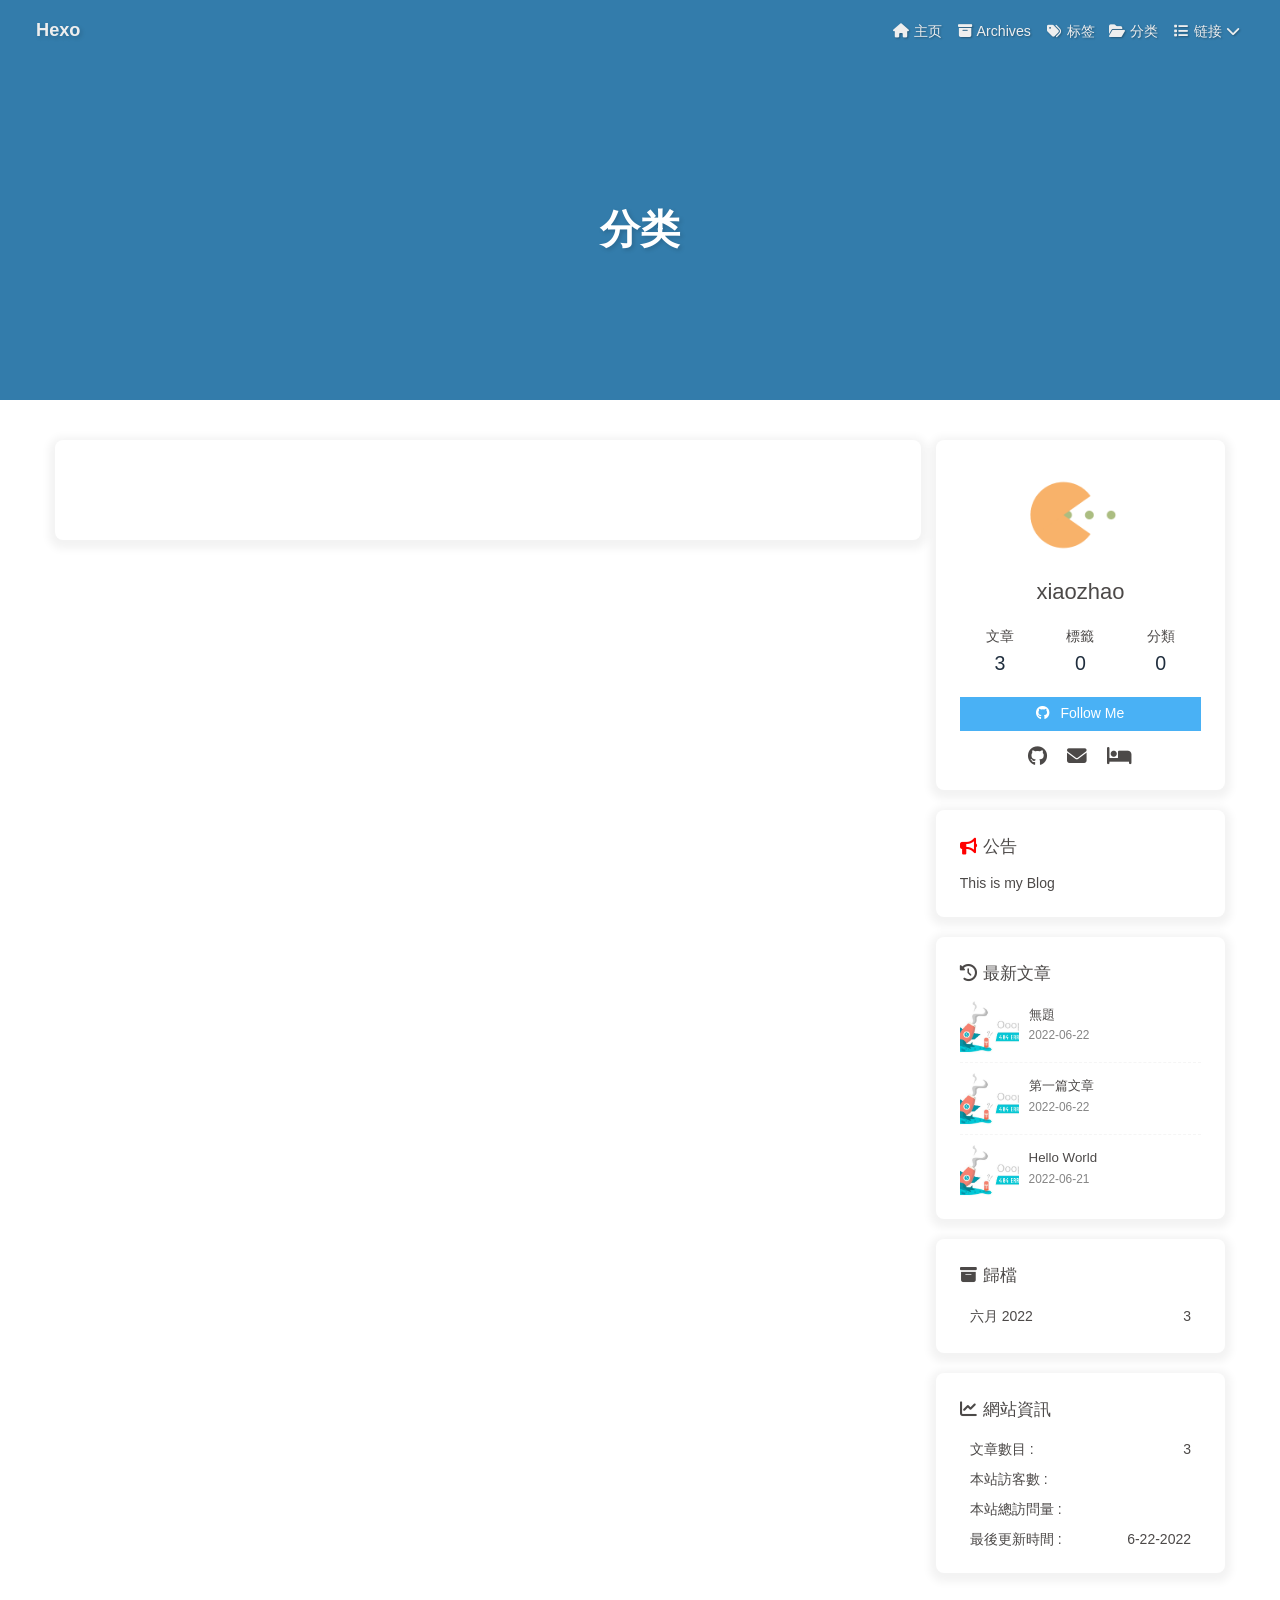
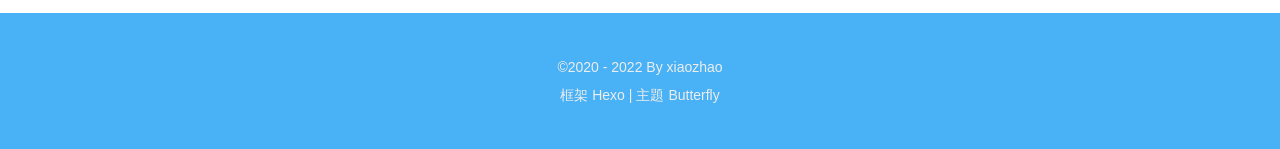
<file: categories/index.html>
<!DOCTYPE html><html lang="zh-TW" data-theme="light"><head><meta charset="UTF-8"><meta http-equiv="X-UA-Compatible" content="IE=edge"><meta name="viewport" content="width=device-width, initial-scale=1.0, maximum-scale=1.0, user-scalable=no"><title>分类 | Hexo</title><meta name="author" content="xiaozhao"><meta name="copyright" content="xiaozhao"><meta name="format-detection" content="telephone=no"><meta name="theme-color" content="#ffffff"><meta property="og:type" content="website">
<meta property="og:title" content="分类">
<meta property="og:url" content="http://example.com/categories/index.html">
<meta property="og:site_name" content="Hexo">
<meta property="og:locale" content="zh_TW">
<meta property="og:image" content="https://picsum.photos/id/859/1919/1919">
<meta property="article:published_time" content="2022-06-21T16:35:51.000Z">
<meta property="article:modified_time" content="2022-06-21T16:36:54.289Z">
<meta property="article:author" content="xiaozhao">
<meta name="twitter:card" content="summary">
<meta name="twitter:image" content="https://picsum.photos/id/859/1919/1919"><link rel="shortcut icon" href="/img/favicon.png"><link rel="canonical" href="http://example.com/categories/"><link rel="preconnect" href="//cdn.jsdelivr.net"/><link rel="preconnect" href="//busuanzi.ibruce.info"/><link rel="stylesheet" href="/css/index.css"><link rel="stylesheet" href="https://cdn.jsdelivr.net/npm/@fortawesome/fontawesome-free@6/css/all.min.css" media="print" onload="this.media='all'"><link rel="stylesheet" href="https://cdn.jsdelivr.net/npm/@fancyapps/ui/dist/fancybox.css" media="print" onload="this.media='all'"><script>const GLOBAL_CONFIG = { 
  root: '/',
  algolia: undefined,
  localSearch: undefined,
  translate: undefined,
  noticeOutdate: undefined,
  highlight: {"plugin":"highlighjs","highlightCopy":true,"highlightLang":true,"highlightHeightLimit":50},
  copy: {
    success: '複製成功',
    error: '複製錯誤',
    noSupport: '瀏覽器不支援'
  },
  relativeDate: {
    homepage: false,
    post: false
  },
  runtime: '',
  date_suffix: {
    just: '剛剛',
    min: '分鐘前',
    hour: '小時前',
    day: '天前',
    month: '個月前'
  },
  copyright: undefined,
  lightbox: 'fancybox',
  Snackbar: undefined,
  source: {
    justifiedGallery: {
      js: 'https://cdn.jsdelivr.net/npm/flickr-justified-gallery@2/dist/fjGallery.min.js',
      css: 'https://cdn.jsdelivr.net/npm/flickr-justified-gallery@2/dist/fjGallery.min.css'
    }
  },
  isPhotoFigcaption: false,
  islazyload: false,
  isAnchor: false
}</script><script id="config-diff">var GLOBAL_CONFIG_SITE = {
  title: '分类',
  isPost: false,
  isHome: false,
  isHighlightShrink: true,
  isToc: false,
  postUpdate: '2022-06-22 00:36:54'
}</script><noscript><style type="text/css">
  #nav {
    opacity: 1
  }
  .justified-gallery img {
    opacity: 1
  }

  #recent-posts time,
  #post-meta time {
    display: inline !important
  }
</style></noscript><script>(win=>{
    win.saveToLocal = {
      set: function setWithExpiry(key, value, ttl) {
        if (ttl === 0) return
        const now = new Date()
        const expiryDay = ttl * 86400000
        const item = {
          value: value,
          expiry: now.getTime() + expiryDay,
        }
        localStorage.setItem(key, JSON.stringify(item))
      },

      get: function getWithExpiry(key) {
        const itemStr = localStorage.getItem(key)

        if (!itemStr) {
          return undefined
        }
        const item = JSON.parse(itemStr)
        const now = new Date()

        if (now.getTime() > item.expiry) {
          localStorage.removeItem(key)
          return undefined
        }
        return item.value
      }
    }
  
    win.getScript = url => new Promise((resolve, reject) => {
      const script = document.createElement('script')
      script.src = url
      script.async = true
      script.onerror = reject
      script.onload = script.onreadystatechange = function() {
        const loadState = this.readyState
        if (loadState && loadState !== 'loaded' && loadState !== 'complete') return
        script.onload = script.onreadystatechange = null
        resolve()
      }
      document.head.appendChild(script)
    })
  
      win.activateDarkMode = function () {
        document.documentElement.setAttribute('data-theme', 'dark')
        if (document.querySelector('meta[name="theme-color"]') !== null) {
          document.querySelector('meta[name="theme-color"]').setAttribute('content', '#0d0d0d')
        }
      }
      win.activateLightMode = function () {
        document.documentElement.setAttribute('data-theme', 'light')
        if (document.querySelector('meta[name="theme-color"]') !== null) {
          document.querySelector('meta[name="theme-color"]').setAttribute('content', '#ffffff')
        }
      }
      const t = saveToLocal.get('theme')
    
          if (t === 'dark') activateDarkMode()
          else if (t === 'light') activateLightMode()
        
      const asideStatus = saveToLocal.get('aside-status')
      if (asideStatus !== undefined) {
        if (asideStatus === 'hide') {
          document.documentElement.classList.add('hide-aside')
        } else {
          document.documentElement.classList.remove('hide-aside')
        }
      }
    
    const detectApple = () => {
      if(/iPad|iPhone|iPod|Macintosh/.test(navigator.userAgent)){
        document.documentElement.classList.add('apple')
      }
    }
    detectApple()
    })(window)</script><meta name="generator" content="Hexo 6.2.0"></head><body><div id="sidebar"><div id="menu-mask"></div><div id="sidebar-menus"><div class="avatar-img is-center"><img src="https://i.loli.net/2021/02/24/5O1day2nriDzjSu.png" onerror="onerror=null;src='/img/friend_404.gif'" alt="avatar"/></div><div class="sidebar-site-data site-data is-center"><a href="/archives/"><div class="headline">文章</div><div class="length-num">3</div></a><a href="/tags/"><div class="headline">標籤</div><div class="length-num">0</div></a><a href="/categories/"><div class="headline">分類</div><div class="length-num">0</div></a></div><hr/><div class="menus_items"><div class="menus_item"><a class="site-page" href="/"><i class="fa-fw fas fa-home"></i><span> 主页</span></a></div><div class="menus_item"><a class="site-page" href="/archives/"><i class="fa-fw fas fa-archive"></i><span> Archives</span></a></div><div class="menus_item"><a class="site-page" href="/tags/"><i class="fa-fw fas fa-tags"></i><span> 标签</span></a></div><div class="menus_item"><a class="site-page" href="/categories/"><i class="fa-fw fas fa-folder-open"></i><span> 分类</span></a></div><div class="menus_item"><a class="site-page group" href="javascript:void(0);"><i class="fa-fw fas fa-list"></i><span> 链接</span><i class="fas fa-chevron-down"></i></a><ul class="menus_item_child"><li><a class="site-page child" href="/music/"><i class="fa-fw fas fa-music"></i><span> 友情链接</span></a></li><li><a class="site-page child" href="/movies/"><i class="fa-fw fas fa-video"></i><span> 关于</span></a></li></ul></div></div></div></div><div class="page" id="body-wrap"><header class="not-home-page" id="page-header" style="background-image: url('https://picsum.photos/id/859/1919/1919')"><nav id="nav"><span id="blog_name"><a id="site-name" href="/">Hexo</a></span><div id="menus"><div class="menus_items"><div class="menus_item"><a class="site-page" href="/"><i class="fa-fw fas fa-home"></i><span> 主页</span></a></div><div class="menus_item"><a class="site-page" href="/archives/"><i class="fa-fw fas fa-archive"></i><span> Archives</span></a></div><div class="menus_item"><a class="site-page" href="/tags/"><i class="fa-fw fas fa-tags"></i><span> 标签</span></a></div><div class="menus_item"><a class="site-page" href="/categories/"><i class="fa-fw fas fa-folder-open"></i><span> 分类</span></a></div><div class="menus_item"><a class="site-page group" href="javascript:void(0);"><i class="fa-fw fas fa-list"></i><span> 链接</span><i class="fas fa-chevron-down"></i></a><ul class="menus_item_child"><li><a class="site-page child" href="/music/"><i class="fa-fw fas fa-music"></i><span> 友情链接</span></a></li><li><a class="site-page child" href="/movies/"><i class="fa-fw fas fa-video"></i><span> 关于</span></a></li></ul></div></div><div id="toggle-menu"><a class="site-page"><i class="fas fa-bars fa-fw"></i></a></div></div></nav><div id="page-site-info"><h1 id="site-title">分类</h1></div></header><main class="layout" id="content-inner"><div id="page"><div class="category-lists"></div></div><div class="aside-content" id="aside-content"><div class="card-widget card-info"><div class="is-center"><div class="avatar-img"><img src="https://i.loli.net/2021/02/24/5O1day2nriDzjSu.png" onerror="this.onerror=null;this.src='/img/friend_404.gif'" alt="avatar"/></div><div class="author-info__name">xiaozhao</div><div class="author-info__description"></div></div><div class="card-info-data site-data is-center"><a href="/archives/"><div class="headline">文章</div><div class="length-num">3</div></a><a href="/tags/"><div class="headline">標籤</div><div class="length-num">0</div></a><a href="/categories/"><div class="headline">分類</div><div class="length-num">0</div></a></div><a id="card-info-btn" target="_blank" rel="noopener" href="https://github.com/xxxxxx"><i class="fab fa-github"></i><span>Follow Me</span></a><div class="card-info-social-icons is-center"><a class="social-icon" href="https://github.com/xxxxx" target="_blank" title="Github"><i class="fab fa-github"></i></a><a class="social-icon" href="mailto:xxxxxx@gmail.com" target="_blank" title="Email"><i class="fas fa-envelope"></i></a><a class="social-icon" href="https://github.com/xxxxx" target="_blank" title="Github"><i class="fa-solid fa-bed"></i></a></div></div><div class="card-widget card-announcement"><div class="item-headline"><i class="fas fa-bullhorn fa-shake"></i><span>公告</span></div><div class="announcement_content">This is my Blog</div></div><div class="sticky_layout"><div class="card-widget card-recent-post"><div class="item-headline"><i class="fas fa-history"></i><span>最新文章</span></div><div class="aside-list"><div class="aside-list-item"><a class="thumbnail" href="/2022/06/22/%E4%BB%A3%E7%A0%81%E5%9D%97%E6%BC%94%E7%A4%BA/" title="無題"><img src="https://picsum.photos/id/859/1919/1919" onerror="this.onerror=null;this.src='/img/404.jpg'" alt="無題"/></a><div class="content"><a class="title" href="/2022/06/22/%E4%BB%A3%E7%A0%81%E5%9D%97%E6%BC%94%E7%A4%BA/" title="無題">無題</a><time datetime="2022-06-22T03:48:56.166Z" title="發表於 2022-06-22 11:48:56">2022-06-22</time></div></div><div class="aside-list-item"><a class="thumbnail" href="/2022/06/22/%E7%AC%AC%E4%B8%80%E7%AF%87%E6%96%87%E7%AB%A0/" title="第一篇文章"><img src="https://picsum.photos/id/859/1919/1919" onerror="this.onerror=null;this.src='/img/404.jpg'" alt="第一篇文章"/></a><div class="content"><a class="title" href="/2022/06/22/%E7%AC%AC%E4%B8%80%E7%AF%87%E6%96%87%E7%AB%A0/" title="第一篇文章">第一篇文章</a><time datetime="2022-06-21T16:07:48.000Z" title="發表於 2022-06-22 00:07:48">2022-06-22</time></div></div><div class="aside-list-item"><a class="thumbnail" href="/2022/06/21/hello-world/" title="Hello World"><img src="https://picsum.photos/id/859/1919/1919" onerror="this.onerror=null;this.src='/img/404.jpg'" alt="Hello World"/></a><div class="content"><a class="title" href="/2022/06/21/hello-world/" title="Hello World">Hello World</a><time datetime="2022-06-21T09:48:54.123Z" title="發表於 2022-06-21 17:48:54">2022-06-21</time></div></div></div></div><div class="card-widget card-archives"><div class="item-headline"><i class="fas fa-archive"></i><span>歸檔</span></div><ul class="card-archive-list"><li class="card-archive-list-item"><a class="card-archive-list-link" href="/archives/2022/06/"><span class="card-archive-list-date">六月 2022</span><span class="card-archive-list-count">3</span></a></li></ul></div><div class="card-widget card-webinfo"><div class="item-headline"><i class="fas fa-chart-line"></i><span>網站資訊</span></div><div class="webinfo"><div class="webinfo-item"><div class="item-name">文章數目 :</div><div class="item-count">3</div></div><div class="webinfo-item"><div class="item-name">本站訪客數 :</div><div class="item-count" id="busuanzi_value_site_uv"></div></div><div class="webinfo-item"><div class="item-name">本站總訪問量 :</div><div class="item-count" id="busuanzi_value_site_pv"></div></div><div class="webinfo-item"><div class="item-name">最後更新時間 :</div><div class="item-count" id="last-push-date" data-lastPushDate="2022-06-22T08:29:17.650Z"></div></div></div></div></div></div></main><footer id="footer"><div id="footer-wrap"><div class="copyright">&copy;2020 - 2022 By xiaozhao</div><div class="framework-info"><span>框架 </span><a target="_blank" rel="noopener" href="https://hexo.io">Hexo</a><span class="footer-separator">|</span><span>主題 </span><a target="_blank" rel="noopener" href="https://github.com/jerryc127/hexo-theme-butterfly">Butterfly</a></div></div></footer></div><div id="rightside"><div id="rightside-config-hide"><button id="darkmode" type="button" title="淺色和深色模式轉換"><i class="fas fa-adjust"></i></button><button id="hide-aside-btn" type="button" title="單欄和雙欄切換"><i class="fas fa-arrows-alt-h"></i></button></div><div id="rightside-config-show"><button id="rightside_config" type="button" title="設定"><i class="fas fa-cog fa-spin"></i></button><button id="go-up" type="button" title="回到頂部"><i class="fas fa-arrow-up"></i></button></div></div><div><script src="/js/utils.js"></script><script src="/js/main.js"></script><script src="https://cdn.jsdelivr.net/npm/@fancyapps/ui/dist/fancybox.umd.js"></script><div class="js-pjax"></div><script async data-pjax src="//busuanzi.ibruce.info/busuanzi/2.3/busuanzi.pure.mini.js"></script></div></body></html>
</file>
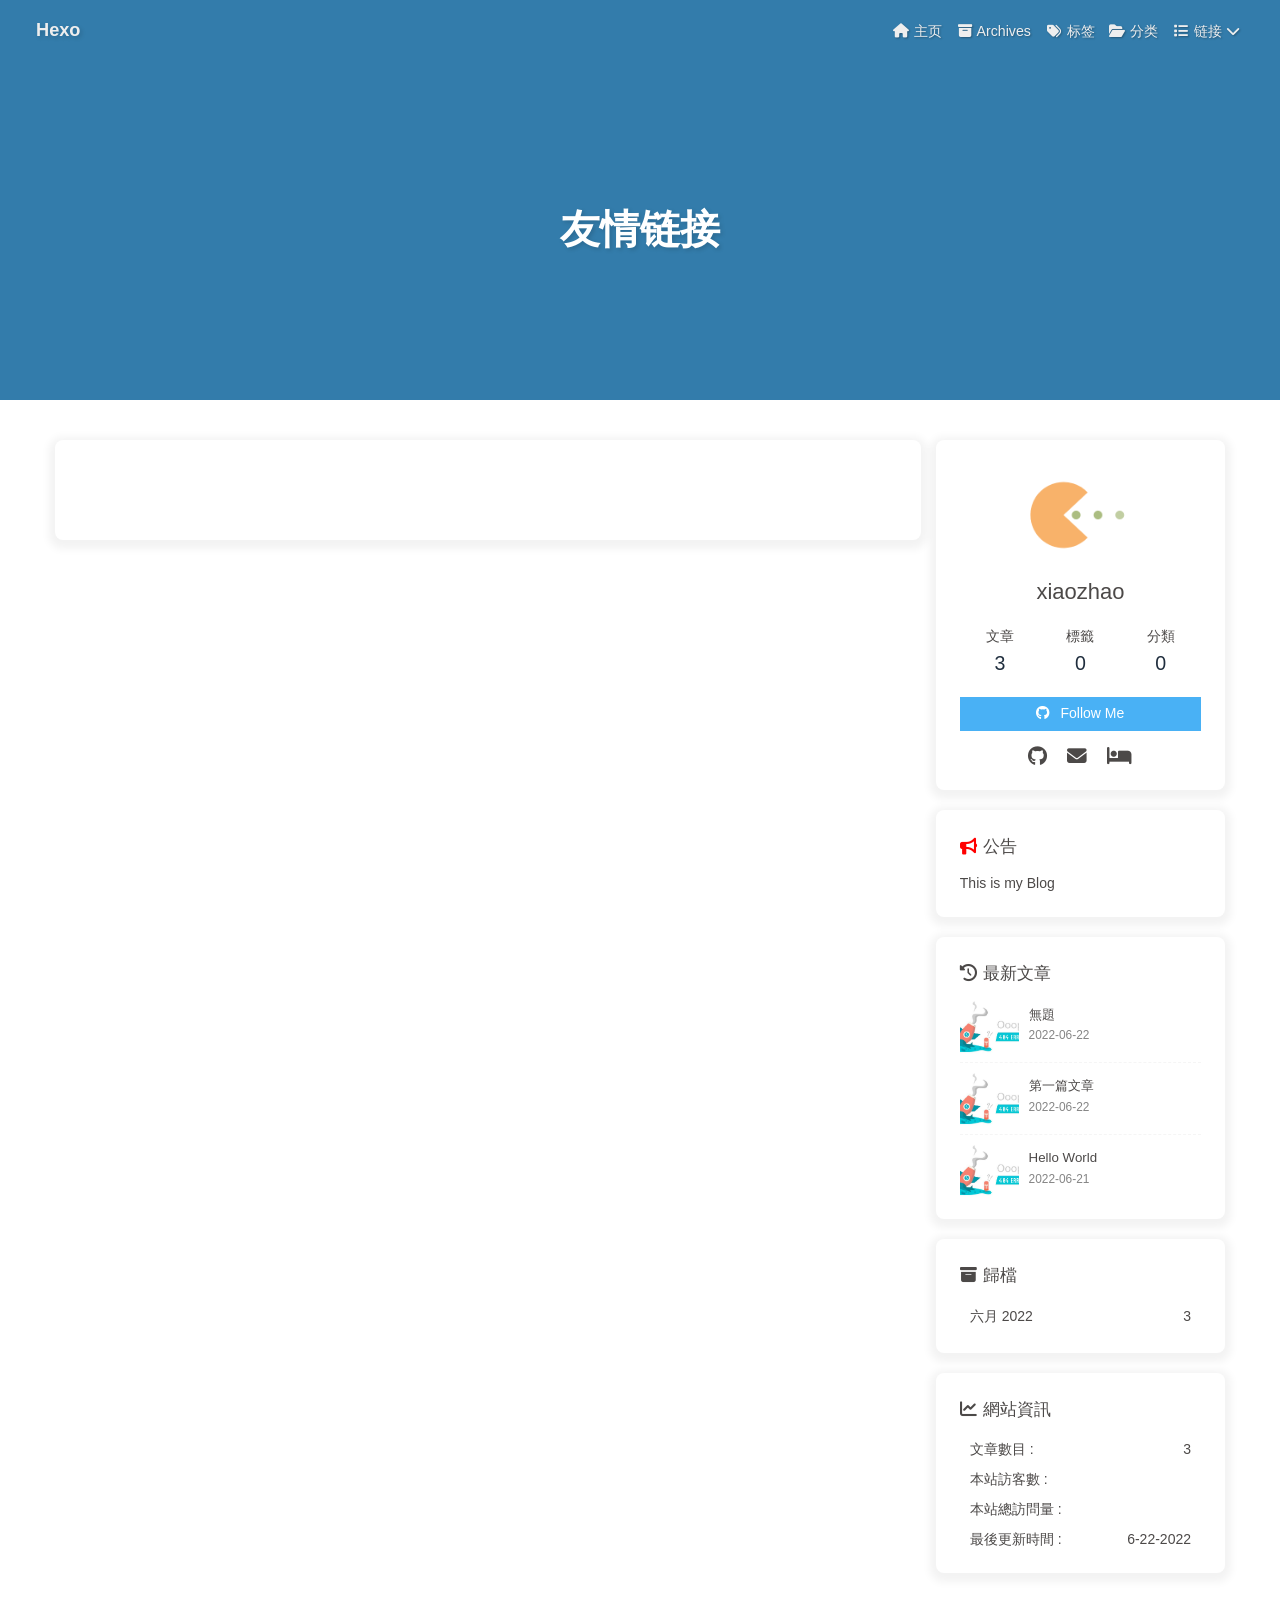
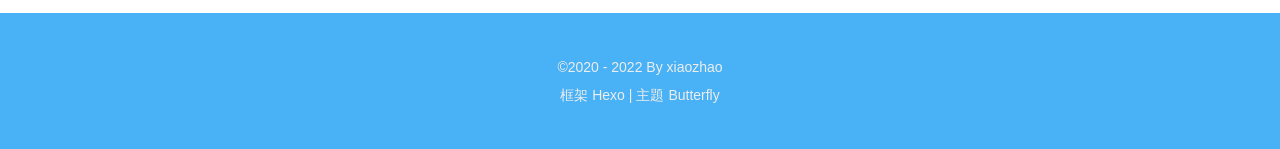
<file: link/index.html>
<!DOCTYPE html><html lang="zh-TW" data-theme="light"><head><meta charset="UTF-8"><meta http-equiv="X-UA-Compatible" content="IE=edge"><meta name="viewport" content="width=device-width, initial-scale=1.0, maximum-scale=1.0, user-scalable=no"><title>友情链接 | Hexo</title><meta name="author" content="xiaozhao"><meta name="copyright" content="xiaozhao"><meta name="format-detection" content="telephone=no"><meta name="theme-color" content="#ffffff"><meta property="og:type" content="website">
<meta property="og:title" content="友情链接">
<meta property="og:url" content="http://example.com/link/index.html">
<meta property="og:site_name" content="Hexo">
<meta property="og:locale" content="zh_TW">
<meta property="og:image" content="https://picsum.photos/id/859/1919/1919">
<meta property="article:published_time" content="2022-06-21T16:37:17.000Z">
<meta property="article:modified_time" content="2022-06-21T16:37:53.694Z">
<meta property="article:author" content="xiaozhao">
<meta name="twitter:card" content="summary">
<meta name="twitter:image" content="https://picsum.photos/id/859/1919/1919"><link rel="shortcut icon" href="/img/favicon.png"><link rel="canonical" href="http://example.com/link/"><link rel="preconnect" href="//cdn.jsdelivr.net"/><link rel="preconnect" href="//busuanzi.ibruce.info"/><link rel="stylesheet" href="/css/index.css"><link rel="stylesheet" href="https://cdn.jsdelivr.net/npm/@fortawesome/fontawesome-free@6/css/all.min.css" media="print" onload="this.media='all'"><link rel="stylesheet" href="https://cdn.jsdelivr.net/npm/@fancyapps/ui/dist/fancybox.css" media="print" onload="this.media='all'"><script>const GLOBAL_CONFIG = { 
  root: '/',
  algolia: undefined,
  localSearch: undefined,
  translate: undefined,
  noticeOutdate: undefined,
  highlight: {"plugin":"highlighjs","highlightCopy":true,"highlightLang":true,"highlightHeightLimit":50},
  copy: {
    success: '複製成功',
    error: '複製錯誤',
    noSupport: '瀏覽器不支援'
  },
  relativeDate: {
    homepage: false,
    post: false
  },
  runtime: '',
  date_suffix: {
    just: '剛剛',
    min: '分鐘前',
    hour: '小時前',
    day: '天前',
    month: '個月前'
  },
  copyright: undefined,
  lightbox: 'fancybox',
  Snackbar: undefined,
  source: {
    justifiedGallery: {
      js: 'https://cdn.jsdelivr.net/npm/flickr-justified-gallery@2/dist/fjGallery.min.js',
      css: 'https://cdn.jsdelivr.net/npm/flickr-justified-gallery@2/dist/fjGallery.min.css'
    }
  },
  isPhotoFigcaption: false,
  islazyload: false,
  isAnchor: false
}</script><script id="config-diff">var GLOBAL_CONFIG_SITE = {
  title: '友情链接',
  isPost: false,
  isHome: false,
  isHighlightShrink: true,
  isToc: false,
  postUpdate: '2022-06-22 00:37:53'
}</script><noscript><style type="text/css">
  #nav {
    opacity: 1
  }
  .justified-gallery img {
    opacity: 1
  }

  #recent-posts time,
  #post-meta time {
    display: inline !important
  }
</style></noscript><script>(win=>{
    win.saveToLocal = {
      set: function setWithExpiry(key, value, ttl) {
        if (ttl === 0) return
        const now = new Date()
        const expiryDay = ttl * 86400000
        const item = {
          value: value,
          expiry: now.getTime() + expiryDay,
        }
        localStorage.setItem(key, JSON.stringify(item))
      },

      get: function getWithExpiry(key) {
        const itemStr = localStorage.getItem(key)

        if (!itemStr) {
          return undefined
        }
        const item = JSON.parse(itemStr)
        const now = new Date()

        if (now.getTime() > item.expiry) {
          localStorage.removeItem(key)
          return undefined
        }
        return item.value
      }
    }
  
    win.getScript = url => new Promise((resolve, reject) => {
      const script = document.createElement('script')
      script.src = url
      script.async = true
      script.onerror = reject
      script.onload = script.onreadystatechange = function() {
        const loadState = this.readyState
        if (loadState && loadState !== 'loaded' && loadState !== 'complete') return
        script.onload = script.onreadystatechange = null
        resolve()
      }
      document.head.appendChild(script)
    })
  
      win.activateDarkMode = function () {
        document.documentElement.setAttribute('data-theme', 'dark')
        if (document.querySelector('meta[name="theme-color"]') !== null) {
          document.querySelector('meta[name="theme-color"]').setAttribute('content', '#0d0d0d')
        }
      }
      win.activateLightMode = function () {
        document.documentElement.setAttribute('data-theme', 'light')
        if (document.querySelector('meta[name="theme-color"]') !== null) {
          document.querySelector('meta[name="theme-color"]').setAttribute('content', '#ffffff')
        }
      }
      const t = saveToLocal.get('theme')
    
          if (t === 'dark') activateDarkMode()
          else if (t === 'light') activateLightMode()
        
      const asideStatus = saveToLocal.get('aside-status')
      if (asideStatus !== undefined) {
        if (asideStatus === 'hide') {
          document.documentElement.classList.add('hide-aside')
        } else {
          document.documentElement.classList.remove('hide-aside')
        }
      }
    
    const detectApple = () => {
      if(/iPad|iPhone|iPod|Macintosh/.test(navigator.userAgent)){
        document.documentElement.classList.add('apple')
      }
    }
    detectApple()
    })(window)</script><meta name="generator" content="Hexo 6.2.0"></head><body><div id="sidebar"><div id="menu-mask"></div><div id="sidebar-menus"><div class="avatar-img is-center"><img src="https://i.loli.net/2021/02/24/5O1day2nriDzjSu.png" onerror="onerror=null;src='/img/friend_404.gif'" alt="avatar"/></div><div class="sidebar-site-data site-data is-center"><a href="/archives/"><div class="headline">文章</div><div class="length-num">3</div></a><a href="/tags/"><div class="headline">標籤</div><div class="length-num">0</div></a><a href="/categories/"><div class="headline">分類</div><div class="length-num">0</div></a></div><hr/><div class="menus_items"><div class="menus_item"><a class="site-page" href="/"><i class="fa-fw fas fa-home"></i><span> 主页</span></a></div><div class="menus_item"><a class="site-page" href="/archives/"><i class="fa-fw fas fa-archive"></i><span> Archives</span></a></div><div class="menus_item"><a class="site-page" href="/tags/"><i class="fa-fw fas fa-tags"></i><span> 标签</span></a></div><div class="menus_item"><a class="site-page" href="/categories/"><i class="fa-fw fas fa-folder-open"></i><span> 分类</span></a></div><div class="menus_item"><a class="site-page group" href="javascript:void(0);"><i class="fa-fw fas fa-list"></i><span> 链接</span><i class="fas fa-chevron-down"></i></a><ul class="menus_item_child"><li><a class="site-page child" href="/music/"><i class="fa-fw fas fa-music"></i><span> 友情链接</span></a></li><li><a class="site-page child" href="/movies/"><i class="fa-fw fas fa-video"></i><span> 关于</span></a></li></ul></div></div></div></div><div class="page" id="body-wrap"><header class="not-home-page" id="page-header" style="background-image: url('https://picsum.photos/id/859/1919/1919')"><nav id="nav"><span id="blog_name"><a id="site-name" href="/">Hexo</a></span><div id="menus"><div class="menus_items"><div class="menus_item"><a class="site-page" href="/"><i class="fa-fw fas fa-home"></i><span> 主页</span></a></div><div class="menus_item"><a class="site-page" href="/archives/"><i class="fa-fw fas fa-archive"></i><span> Archives</span></a></div><div class="menus_item"><a class="site-page" href="/tags/"><i class="fa-fw fas fa-tags"></i><span> 标签</span></a></div><div class="menus_item"><a class="site-page" href="/categories/"><i class="fa-fw fas fa-folder-open"></i><span> 分类</span></a></div><div class="menus_item"><a class="site-page group" href="javascript:void(0);"><i class="fa-fw fas fa-list"></i><span> 链接</span><i class="fas fa-chevron-down"></i></a><ul class="menus_item_child"><li><a class="site-page child" href="/music/"><i class="fa-fw fas fa-music"></i><span> 友情链接</span></a></li><li><a class="site-page child" href="/movies/"><i class="fa-fw fas fa-video"></i><span> 关于</span></a></li></ul></div></div><div id="toggle-menu"><a class="site-page"><i class="fas fa-bars fa-fw"></i></a></div></div></nav><div id="page-site-info"><h1 id="site-title">友情链接</h1></div></header><main class="layout" id="content-inner"><div id="page"><div id="article-container"><div class="flink"></div></div></div><div class="aside-content" id="aside-content"><div class="card-widget card-info"><div class="is-center"><div class="avatar-img"><img src="https://i.loli.net/2021/02/24/5O1day2nriDzjSu.png" onerror="this.onerror=null;this.src='/img/friend_404.gif'" alt="avatar"/></div><div class="author-info__name">xiaozhao</div><div class="author-info__description"></div></div><div class="card-info-data site-data is-center"><a href="/archives/"><div class="headline">文章</div><div class="length-num">3</div></a><a href="/tags/"><div class="headline">標籤</div><div class="length-num">0</div></a><a href="/categories/"><div class="headline">分類</div><div class="length-num">0</div></a></div><a id="card-info-btn" target="_blank" rel="noopener" href="https://github.com/xxxxxx"><i class="fab fa-github"></i><span>Follow Me</span></a><div class="card-info-social-icons is-center"><a class="social-icon" href="https://github.com/xxxxx" target="_blank" title="Github"><i class="fab fa-github"></i></a><a class="social-icon" href="mailto:xxxxxx@gmail.com" target="_blank" title="Email"><i class="fas fa-envelope"></i></a><a class="social-icon" href="https://github.com/xxxxx" target="_blank" title="Github"><i class="fa-solid fa-bed"></i></a></div></div><div class="card-widget card-announcement"><div class="item-headline"><i class="fas fa-bullhorn fa-shake"></i><span>公告</span></div><div class="announcement_content">This is my Blog</div></div><div class="sticky_layout"><div class="card-widget card-recent-post"><div class="item-headline"><i class="fas fa-history"></i><span>最新文章</span></div><div class="aside-list"><div class="aside-list-item"><a class="thumbnail" href="/2022/06/22/%E4%BB%A3%E7%A0%81%E5%9D%97%E6%BC%94%E7%A4%BA/" title="無題"><img src="https://picsum.photos/id/859/1919/1919" onerror="this.onerror=null;this.src='/img/404.jpg'" alt="無題"/></a><div class="content"><a class="title" href="/2022/06/22/%E4%BB%A3%E7%A0%81%E5%9D%97%E6%BC%94%E7%A4%BA/" title="無題">無題</a><time datetime="2022-06-22T03:48:56.166Z" title="發表於 2022-06-22 11:48:56">2022-06-22</time></div></div><div class="aside-list-item"><a class="thumbnail" href="/2022/06/22/%E7%AC%AC%E4%B8%80%E7%AF%87%E6%96%87%E7%AB%A0/" title="第一篇文章"><img src="https://picsum.photos/id/859/1919/1919" onerror="this.onerror=null;this.src='/img/404.jpg'" alt="第一篇文章"/></a><div class="content"><a class="title" href="/2022/06/22/%E7%AC%AC%E4%B8%80%E7%AF%87%E6%96%87%E7%AB%A0/" title="第一篇文章">第一篇文章</a><time datetime="2022-06-21T16:07:48.000Z" title="發表於 2022-06-22 00:07:48">2022-06-22</time></div></div><div class="aside-list-item"><a class="thumbnail" href="/2022/06/21/hello-world/" title="Hello World"><img src="https://picsum.photos/id/859/1919/1919" onerror="this.onerror=null;this.src='/img/404.jpg'" alt="Hello World"/></a><div class="content"><a class="title" href="/2022/06/21/hello-world/" title="Hello World">Hello World</a><time datetime="2022-06-21T09:48:54.123Z" title="發表於 2022-06-21 17:48:54">2022-06-21</time></div></div></div></div><div class="card-widget card-archives"><div class="item-headline"><i class="fas fa-archive"></i><span>歸檔</span></div><ul class="card-archive-list"><li class="card-archive-list-item"><a class="card-archive-list-link" href="/archives/2022/06/"><span class="card-archive-list-date">六月 2022</span><span class="card-archive-list-count">3</span></a></li></ul></div><div class="card-widget card-webinfo"><div class="item-headline"><i class="fas fa-chart-line"></i><span>網站資訊</span></div><div class="webinfo"><div class="webinfo-item"><div class="item-name">文章數目 :</div><div class="item-count">3</div></div><div class="webinfo-item"><div class="item-name">本站訪客數 :</div><div class="item-count" id="busuanzi_value_site_uv"></div></div><div class="webinfo-item"><div class="item-name">本站總訪問量 :</div><div class="item-count" id="busuanzi_value_site_pv"></div></div><div class="webinfo-item"><div class="item-name">最後更新時間 :</div><div class="item-count" id="last-push-date" data-lastPushDate="2022-06-22T08:29:17.650Z"></div></div></div></div></div></div></main><footer id="footer"><div id="footer-wrap"><div class="copyright">&copy;2020 - 2022 By xiaozhao</div><div class="framework-info"><span>框架 </span><a target="_blank" rel="noopener" href="https://hexo.io">Hexo</a><span class="footer-separator">|</span><span>主題 </span><a target="_blank" rel="noopener" href="https://github.com/jerryc127/hexo-theme-butterfly">Butterfly</a></div></div></footer></div><div id="rightside"><div id="rightside-config-hide"><button id="darkmode" type="button" title="淺色和深色模式轉換"><i class="fas fa-adjust"></i></button><button id="hide-aside-btn" type="button" title="單欄和雙欄切換"><i class="fas fa-arrows-alt-h"></i></button></div><div id="rightside-config-show"><button id="rightside_config" type="button" title="設定"><i class="fas fa-cog fa-spin"></i></button><button id="go-up" type="button" title="回到頂部"><i class="fas fa-arrow-up"></i></button></div></div><div><script src="/js/utils.js"></script><script src="/js/main.js"></script><script src="https://cdn.jsdelivr.net/npm/@fancyapps/ui/dist/fancybox.umd.js"></script><div class="js-pjax"></div><script async data-pjax src="//busuanzi.ibruce.info/busuanzi/2.3/busuanzi.pure.mini.js"></script></div></body></html>
</file>
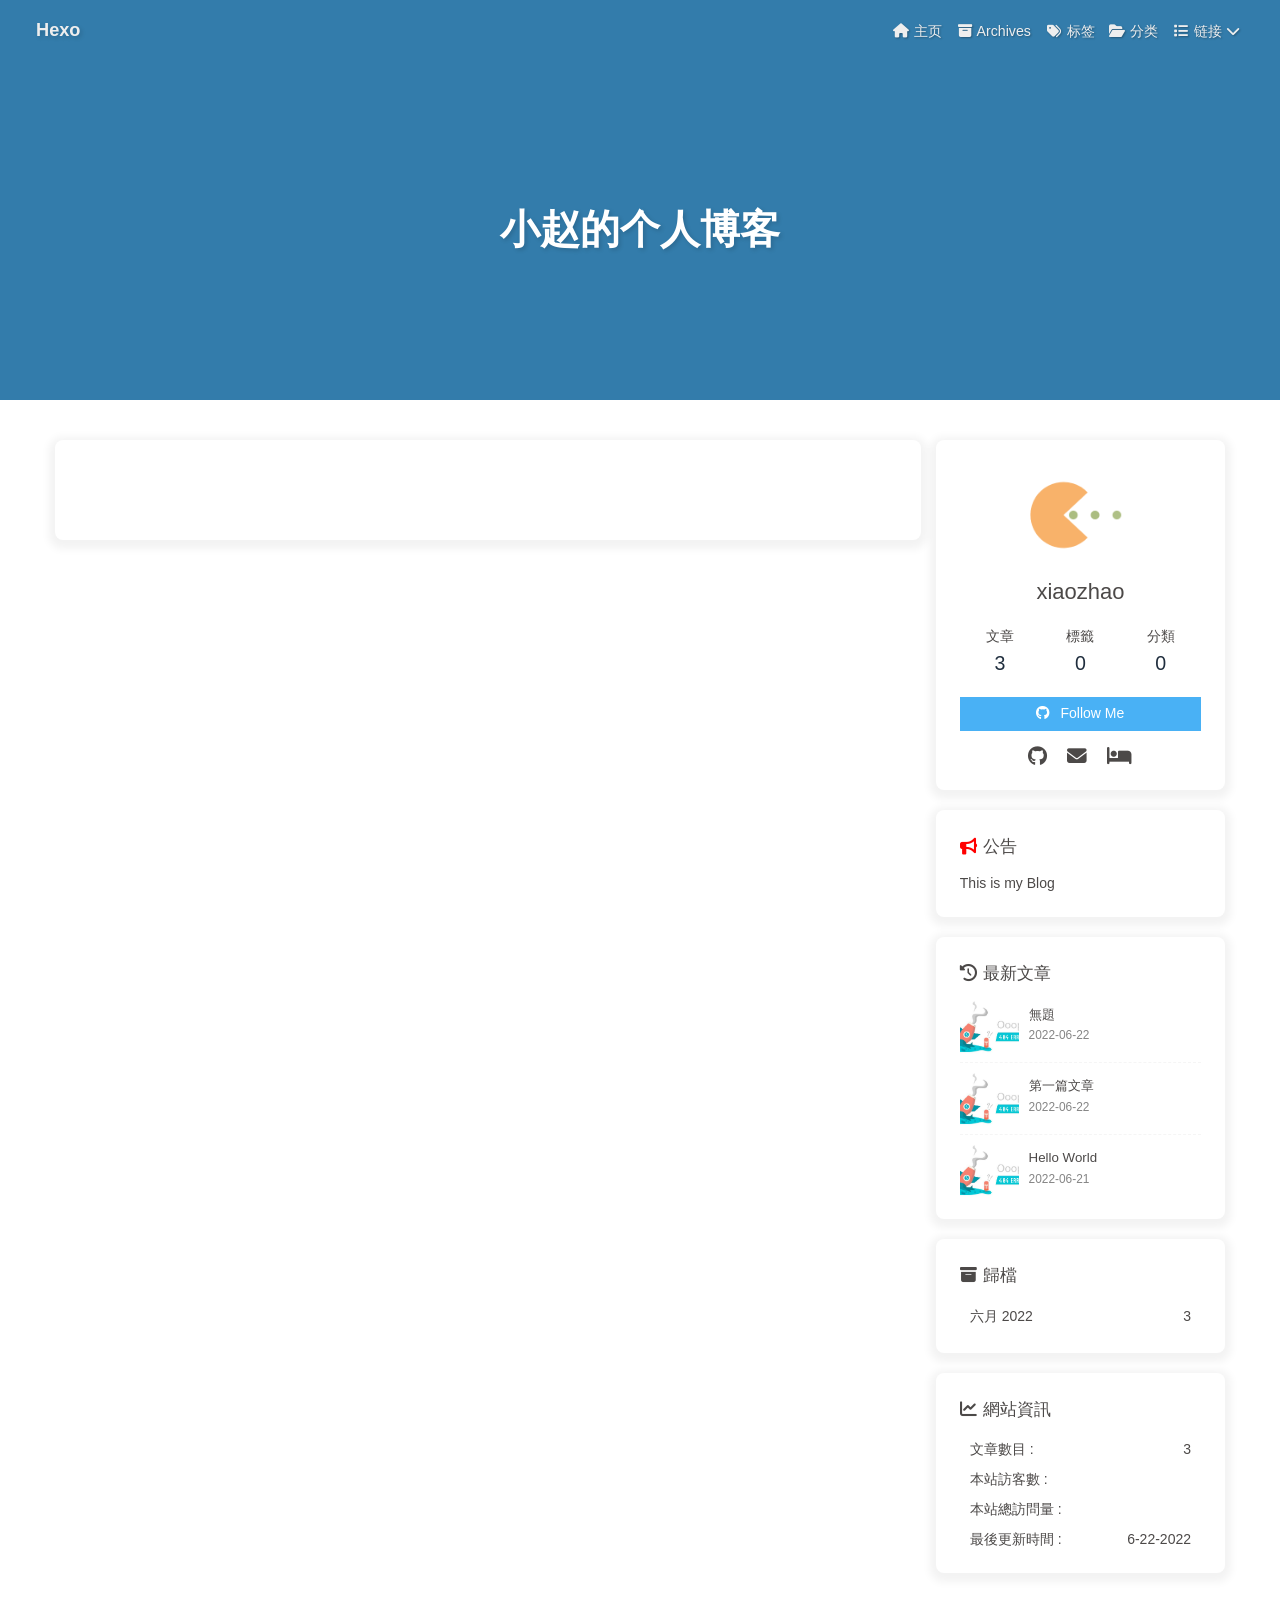
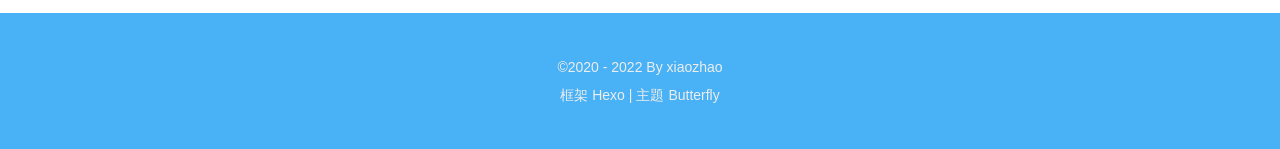
<file: tags/index.html>
<!DOCTYPE html><html lang="zh-TW" data-theme="light"><head><meta charset="UTF-8"><meta http-equiv="X-UA-Compatible" content="IE=edge"><meta name="viewport" content="width=device-width, initial-scale=1.0, maximum-scale=1.0, user-scalable=no"><title>小赵的个人博客 | Hexo</title><meta name="author" content="xiaozhao"><meta name="copyright" content="xiaozhao"><meta name="format-detection" content="telephone=no"><meta name="theme-color" content="#ffffff"><meta property="og:type" content="website">
<meta property="og:title" content="小赵的个人博客">
<meta property="og:url" content="http://example.com/tags/index.html">
<meta property="og:site_name" content="Hexo">
<meta property="og:locale" content="zh_TW">
<meta property="og:image" content="https://picsum.photos/id/859/1919/1919">
<meta property="article:published_time" content="2022-06-21T16:32:45.000Z">
<meta property="article:modified_time" content="2022-06-22T08:28:20.854Z">
<meta property="article:author" content="xiaozhao">
<meta name="twitter:card" content="summary">
<meta name="twitter:image" content="https://picsum.photos/id/859/1919/1919"><link rel="shortcut icon" href="/img/favicon.png"><link rel="canonical" href="http://example.com/tags/"><link rel="preconnect" href="//cdn.jsdelivr.net"/><link rel="preconnect" href="//busuanzi.ibruce.info"/><link rel="stylesheet" href="/css/index.css"><link rel="stylesheet" href="https://cdn.jsdelivr.net/npm/@fortawesome/fontawesome-free@6/css/all.min.css" media="print" onload="this.media='all'"><link rel="stylesheet" href="https://cdn.jsdelivr.net/npm/@fancyapps/ui/dist/fancybox.css" media="print" onload="this.media='all'"><script>const GLOBAL_CONFIG = { 
  root: '/',
  algolia: undefined,
  localSearch: undefined,
  translate: undefined,
  noticeOutdate: undefined,
  highlight: {"plugin":"highlighjs","highlightCopy":true,"highlightLang":true,"highlightHeightLimit":50},
  copy: {
    success: '複製成功',
    error: '複製錯誤',
    noSupport: '瀏覽器不支援'
  },
  relativeDate: {
    homepage: false,
    post: false
  },
  runtime: '',
  date_suffix: {
    just: '剛剛',
    min: '分鐘前',
    hour: '小時前',
    day: '天前',
    month: '個月前'
  },
  copyright: undefined,
  lightbox: 'fancybox',
  Snackbar: undefined,
  source: {
    justifiedGallery: {
      js: 'https://cdn.jsdelivr.net/npm/flickr-justified-gallery@2/dist/fjGallery.min.js',
      css: 'https://cdn.jsdelivr.net/npm/flickr-justified-gallery@2/dist/fjGallery.min.css'
    }
  },
  isPhotoFigcaption: false,
  islazyload: false,
  isAnchor: false
}</script><script id="config-diff">var GLOBAL_CONFIG_SITE = {
  title: '小赵的个人博客',
  isPost: false,
  isHome: false,
  isHighlightShrink: true,
  isToc: false,
  postUpdate: '2022-06-22 16:28:20'
}</script><noscript><style type="text/css">
  #nav {
    opacity: 1
  }
  .justified-gallery img {
    opacity: 1
  }

  #recent-posts time,
  #post-meta time {
    display: inline !important
  }
</style></noscript><script>(win=>{
    win.saveToLocal = {
      set: function setWithExpiry(key, value, ttl) {
        if (ttl === 0) return
        const now = new Date()
        const expiryDay = ttl * 86400000
        const item = {
          value: value,
          expiry: now.getTime() + expiryDay,
        }
        localStorage.setItem(key, JSON.stringify(item))
      },

      get: function getWithExpiry(key) {
        const itemStr = localStorage.getItem(key)

        if (!itemStr) {
          return undefined
        }
        const item = JSON.parse(itemStr)
        const now = new Date()

        if (now.getTime() > item.expiry) {
          localStorage.removeItem(key)
          return undefined
        }
        return item.value
      }
    }
  
    win.getScript = url => new Promise((resolve, reject) => {
      const script = document.createElement('script')
      script.src = url
      script.async = true
      script.onerror = reject
      script.onload = script.onreadystatechange = function() {
        const loadState = this.readyState
        if (loadState && loadState !== 'loaded' && loadState !== 'complete') return
        script.onload = script.onreadystatechange = null
        resolve()
      }
      document.head.appendChild(script)
    })
  
      win.activateDarkMode = function () {
        document.documentElement.setAttribute('data-theme', 'dark')
        if (document.querySelector('meta[name="theme-color"]') !== null) {
          document.querySelector('meta[name="theme-color"]').setAttribute('content', '#0d0d0d')
        }
      }
      win.activateLightMode = function () {
        document.documentElement.setAttribute('data-theme', 'light')
        if (document.querySelector('meta[name="theme-color"]') !== null) {
          document.querySelector('meta[name="theme-color"]').setAttribute('content', '#ffffff')
        }
      }
      const t = saveToLocal.get('theme')
    
          if (t === 'dark') activateDarkMode()
          else if (t === 'light') activateLightMode()
        
      const asideStatus = saveToLocal.get('aside-status')
      if (asideStatus !== undefined) {
        if (asideStatus === 'hide') {
          document.documentElement.classList.add('hide-aside')
        } else {
          document.documentElement.classList.remove('hide-aside')
        }
      }
    
    const detectApple = () => {
      if(/iPad|iPhone|iPod|Macintosh/.test(navigator.userAgent)){
        document.documentElement.classList.add('apple')
      }
    }
    detectApple()
    })(window)</script><meta name="generator" content="Hexo 6.2.0"></head><body><div id="sidebar"><div id="menu-mask"></div><div id="sidebar-menus"><div class="avatar-img is-center"><img src="https://i.loli.net/2021/02/24/5O1day2nriDzjSu.png" onerror="onerror=null;src='/img/friend_404.gif'" alt="avatar"/></div><div class="sidebar-site-data site-data is-center"><a href="/archives/"><div class="headline">文章</div><div class="length-num">3</div></a><a href="/tags/"><div class="headline">標籤</div><div class="length-num">0</div></a><a href="/categories/"><div class="headline">分類</div><div class="length-num">0</div></a></div><hr/><div class="menus_items"><div class="menus_item"><a class="site-page" href="/"><i class="fa-fw fas fa-home"></i><span> 主页</span></a></div><div class="menus_item"><a class="site-page" href="/archives/"><i class="fa-fw fas fa-archive"></i><span> Archives</span></a></div><div class="menus_item"><a class="site-page" href="/tags/"><i class="fa-fw fas fa-tags"></i><span> 标签</span></a></div><div class="menus_item"><a class="site-page" href="/categories/"><i class="fa-fw fas fa-folder-open"></i><span> 分类</span></a></div><div class="menus_item"><a class="site-page group" href="javascript:void(0);"><i class="fa-fw fas fa-list"></i><span> 链接</span><i class="fas fa-chevron-down"></i></a><ul class="menus_item_child"><li><a class="site-page child" href="/music/"><i class="fa-fw fas fa-music"></i><span> 友情链接</span></a></li><li><a class="site-page child" href="/movies/"><i class="fa-fw fas fa-video"></i><span> 关于</span></a></li></ul></div></div></div></div><div class="page" id="body-wrap"><header class="not-home-page" id="page-header" style="background-image: url('https://picsum.photos/536/354')"><nav id="nav"><span id="blog_name"><a id="site-name" href="/">Hexo</a></span><div id="menus"><div class="menus_items"><div class="menus_item"><a class="site-page" href="/"><i class="fa-fw fas fa-home"></i><span> 主页</span></a></div><div class="menus_item"><a class="site-page" href="/archives/"><i class="fa-fw fas fa-archive"></i><span> Archives</span></a></div><div class="menus_item"><a class="site-page" href="/tags/"><i class="fa-fw fas fa-tags"></i><span> 标签</span></a></div><div class="menus_item"><a class="site-page" href="/categories/"><i class="fa-fw fas fa-folder-open"></i><span> 分类</span></a></div><div class="menus_item"><a class="site-page group" href="javascript:void(0);"><i class="fa-fw fas fa-list"></i><span> 链接</span><i class="fas fa-chevron-down"></i></a><ul class="menus_item_child"><li><a class="site-page child" href="/music/"><i class="fa-fw fas fa-music"></i><span> 友情链接</span></a></li><li><a class="site-page child" href="/movies/"><i class="fa-fw fas fa-video"></i><span> 关于</span></a></li></ul></div></div><div id="toggle-menu"><a class="site-page"><i class="fas fa-bars fa-fw"></i></a></div></div></nav><div id="page-site-info"><h1 id="site-title">小赵的个人博客</h1></div></header><main class="layout" id="content-inner"><div id="page"><div class="tag-cloud-list is-center"></div></div><div class="aside-content" id="aside-content"><div class="card-widget card-info"><div class="is-center"><div class="avatar-img"><img src="https://i.loli.net/2021/02/24/5O1day2nriDzjSu.png" onerror="this.onerror=null;this.src='/img/friend_404.gif'" alt="avatar"/></div><div class="author-info__name">xiaozhao</div><div class="author-info__description"></div></div><div class="card-info-data site-data is-center"><a href="/archives/"><div class="headline">文章</div><div class="length-num">3</div></a><a href="/tags/"><div class="headline">標籤</div><div class="length-num">0</div></a><a href="/categories/"><div class="headline">分類</div><div class="length-num">0</div></a></div><a id="card-info-btn" target="_blank" rel="noopener" href="https://github.com/xxxxxx"><i class="fab fa-github"></i><span>Follow Me</span></a><div class="card-info-social-icons is-center"><a class="social-icon" href="https://github.com/xxxxx" target="_blank" title="Github"><i class="fab fa-github"></i></a><a class="social-icon" href="mailto:xxxxxx@gmail.com" target="_blank" title="Email"><i class="fas fa-envelope"></i></a><a class="social-icon" href="https://github.com/xxxxx" target="_blank" title="Github"><i class="fa-solid fa-bed"></i></a></div></div><div class="card-widget card-announcement"><div class="item-headline"><i class="fas fa-bullhorn fa-shake"></i><span>公告</span></div><div class="announcement_content">This is my Blog</div></div><div class="sticky_layout"><div class="card-widget card-recent-post"><div class="item-headline"><i class="fas fa-history"></i><span>最新文章</span></div><div class="aside-list"><div class="aside-list-item"><a class="thumbnail" href="/2022/06/22/%E4%BB%A3%E7%A0%81%E5%9D%97%E6%BC%94%E7%A4%BA/" title="無題"><img src="https://picsum.photos/id/859/1919/1919" onerror="this.onerror=null;this.src='/img/404.jpg'" alt="無題"/></a><div class="content"><a class="title" href="/2022/06/22/%E4%BB%A3%E7%A0%81%E5%9D%97%E6%BC%94%E7%A4%BA/" title="無題">無題</a><time datetime="2022-06-22T03:48:56.166Z" title="發表於 2022-06-22 11:48:56">2022-06-22</time></div></div><div class="aside-list-item"><a class="thumbnail" href="/2022/06/22/%E7%AC%AC%E4%B8%80%E7%AF%87%E6%96%87%E7%AB%A0/" title="第一篇文章"><img src="https://picsum.photos/id/859/1919/1919" onerror="this.onerror=null;this.src='/img/404.jpg'" alt="第一篇文章"/></a><div class="content"><a class="title" href="/2022/06/22/%E7%AC%AC%E4%B8%80%E7%AF%87%E6%96%87%E7%AB%A0/" title="第一篇文章">第一篇文章</a><time datetime="2022-06-21T16:07:48.000Z" title="發表於 2022-06-22 00:07:48">2022-06-22</time></div></div><div class="aside-list-item"><a class="thumbnail" href="/2022/06/21/hello-world/" title="Hello World"><img src="https://picsum.photos/id/859/1919/1919" onerror="this.onerror=null;this.src='/img/404.jpg'" alt="Hello World"/></a><div class="content"><a class="title" href="/2022/06/21/hello-world/" title="Hello World">Hello World</a><time datetime="2022-06-21T09:48:54.123Z" title="發表於 2022-06-21 17:48:54">2022-06-21</time></div></div></div></div><div class="card-widget card-archives"><div class="item-headline"><i class="fas fa-archive"></i><span>歸檔</span></div><ul class="card-archive-list"><li class="card-archive-list-item"><a class="card-archive-list-link" href="/archives/2022/06/"><span class="card-archive-list-date">六月 2022</span><span class="card-archive-list-count">3</span></a></li></ul></div><div class="card-widget card-webinfo"><div class="item-headline"><i class="fas fa-chart-line"></i><span>網站資訊</span></div><div class="webinfo"><div class="webinfo-item"><div class="item-name">文章數目 :</div><div class="item-count">3</div></div><div class="webinfo-item"><div class="item-name">本站訪客數 :</div><div class="item-count" id="busuanzi_value_site_uv"></div></div><div class="webinfo-item"><div class="item-name">本站總訪問量 :</div><div class="item-count" id="busuanzi_value_site_pv"></div></div><div class="webinfo-item"><div class="item-name">最後更新時間 :</div><div class="item-count" id="last-push-date" data-lastPushDate="2022-06-22T08:29:17.650Z"></div></div></div></div></div></div></main><footer id="footer"><div id="footer-wrap"><div class="copyright">&copy;2020 - 2022 By xiaozhao</div><div class="framework-info"><span>框架 </span><a target="_blank" rel="noopener" href="https://hexo.io">Hexo</a><span class="footer-separator">|</span><span>主題 </span><a target="_blank" rel="noopener" href="https://github.com/jerryc127/hexo-theme-butterfly">Butterfly</a></div></div></footer></div><div id="rightside"><div id="rightside-config-hide"><button id="darkmode" type="button" title="淺色和深色模式轉換"><i class="fas fa-adjust"></i></button><button id="hide-aside-btn" type="button" title="單欄和雙欄切換"><i class="fas fa-arrows-alt-h"></i></button></div><div id="rightside-config-show"><button id="rightside_config" type="button" title="設定"><i class="fas fa-cog fa-spin"></i></button><button id="go-up" type="button" title="回到頂部"><i class="fas fa-arrow-up"></i></button></div></div><div><script src="/js/utils.js"></script><script src="/js/main.js"></script><script src="https://cdn.jsdelivr.net/npm/@fancyapps/ui/dist/fancybox.umd.js"></script><div class="js-pjax"></div><script async data-pjax src="//busuanzi.ibruce.info/busuanzi/2.3/busuanzi.pure.mini.js"></script></div></body></html>
</file>
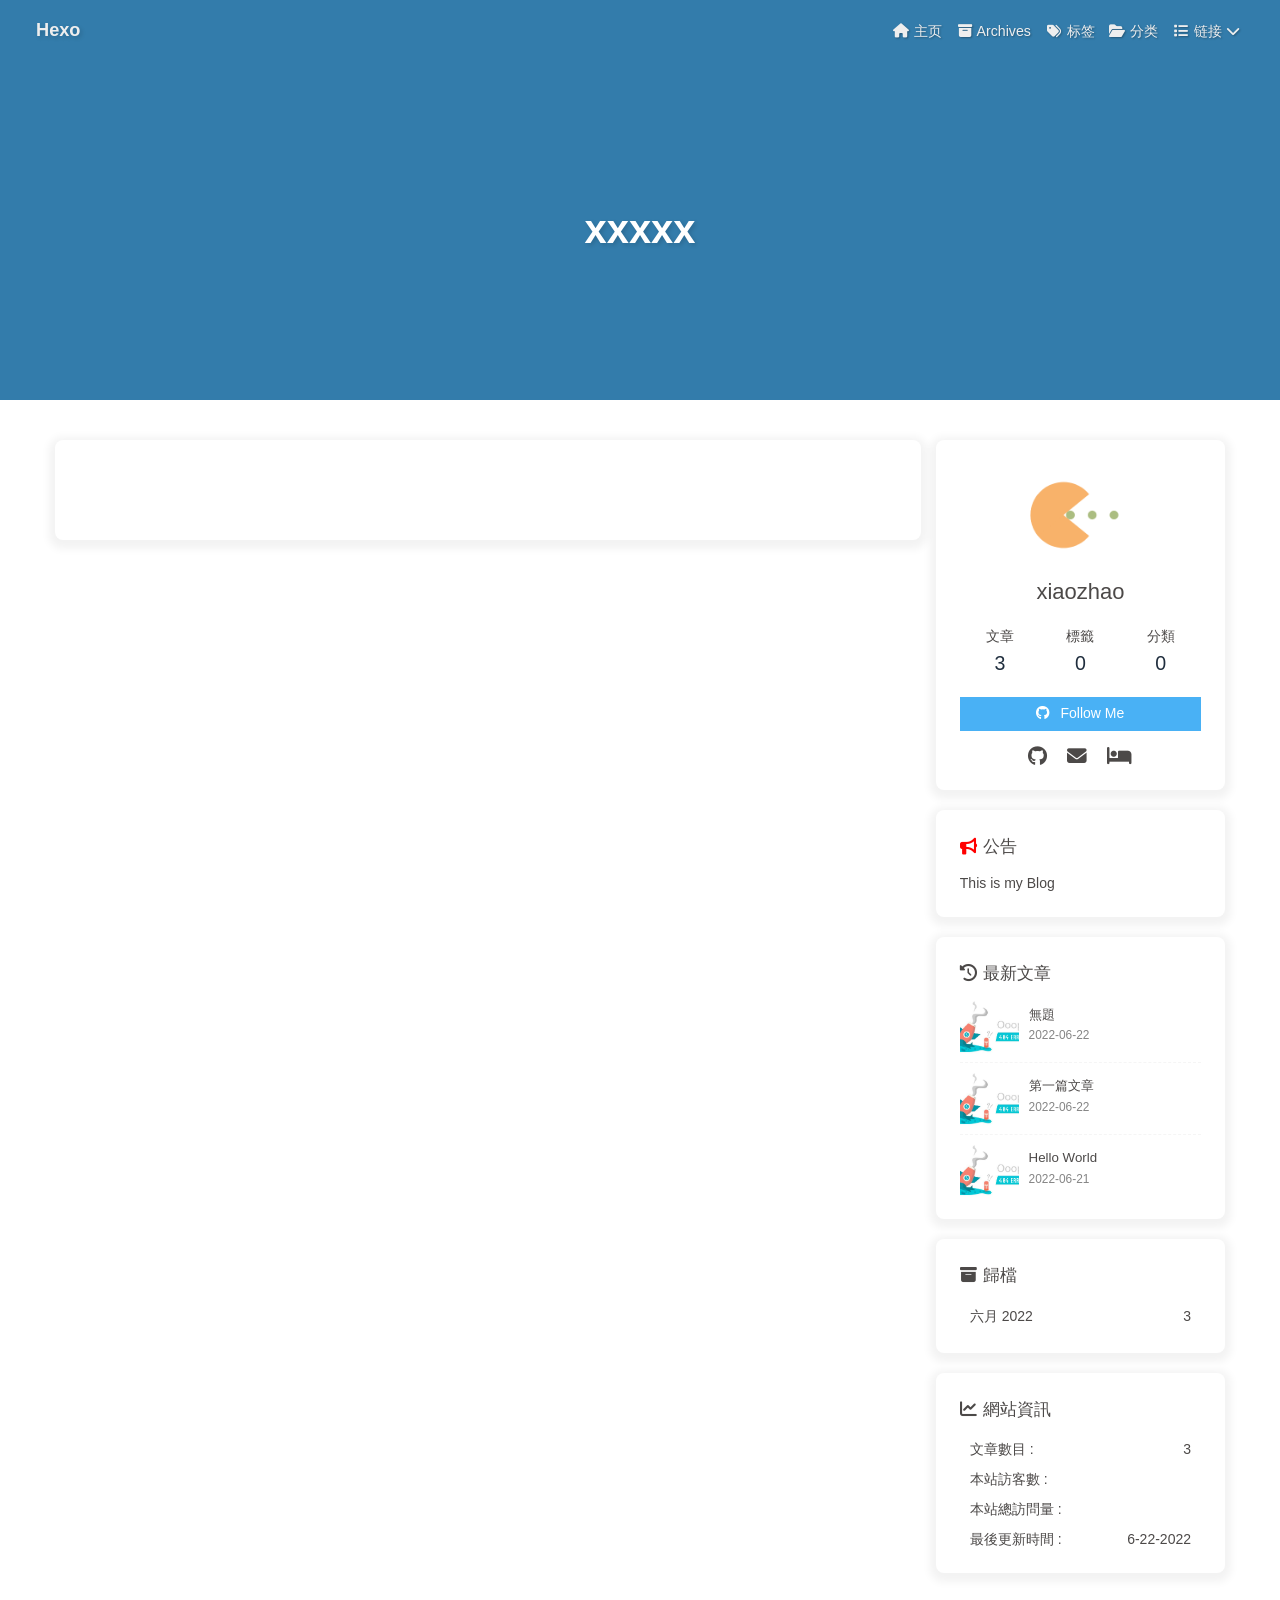
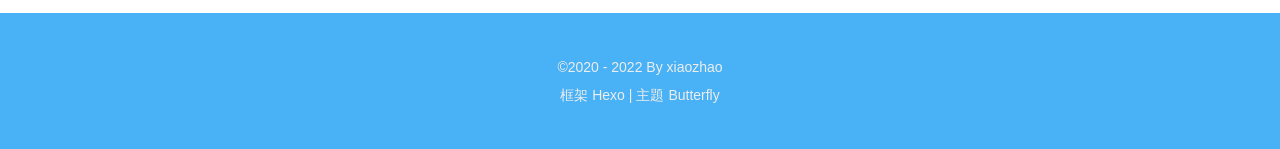
<file: xxxxx/index.html>
<!DOCTYPE html><html lang="zh-TW" data-theme="light"><head><meta charset="UTF-8"><meta http-equiv="X-UA-Compatible" content="IE=edge"><meta name="viewport" content="width=device-width, initial-scale=1.0, maximum-scale=1.0, user-scalable=no"><title>xxxxx | Hexo</title><meta name="author" content="xiaozhao"><meta name="copyright" content="xiaozhao"><meta name="format-detection" content="telephone=no"><meta name="theme-color" content="#ffffff"><meta property="og:type" content="website">
<meta property="og:title" content="xxxxx">
<meta property="og:url" content="http://example.com/xxxxx/index.html">
<meta property="og:site_name" content="Hexo">
<meta property="og:locale" content="zh_TW">
<meta property="og:image" content="https://picsum.photos/id/859/1919/1919">
<meta property="article:published_time" content="2022-06-21T16:41:21.000Z">
<meta property="article:modified_time" content="2022-06-21T16:41:21.545Z">
<meta property="article:author" content="xiaozhao">
<meta name="twitter:card" content="summary">
<meta name="twitter:image" content="https://picsum.photos/id/859/1919/1919"><link rel="shortcut icon" href="/img/favicon.png"><link rel="canonical" href="http://example.com/xxxxx/"><link rel="preconnect" href="//cdn.jsdelivr.net"/><link rel="preconnect" href="//busuanzi.ibruce.info"/><link rel="stylesheet" href="/css/index.css"><link rel="stylesheet" href="https://cdn.jsdelivr.net/npm/@fortawesome/fontawesome-free@6/css/all.min.css" media="print" onload="this.media='all'"><link rel="stylesheet" href="https://cdn.jsdelivr.net/npm/@fancyapps/ui/dist/fancybox.css" media="print" onload="this.media='all'"><script>const GLOBAL_CONFIG = { 
  root: '/',
  algolia: undefined,
  localSearch: undefined,
  translate: undefined,
  noticeOutdate: undefined,
  highlight: {"plugin":"highlighjs","highlightCopy":true,"highlightLang":true,"highlightHeightLimit":50},
  copy: {
    success: '複製成功',
    error: '複製錯誤',
    noSupport: '瀏覽器不支援'
  },
  relativeDate: {
    homepage: false,
    post: false
  },
  runtime: '',
  date_suffix: {
    just: '剛剛',
    min: '分鐘前',
    hour: '小時前',
    day: '天前',
    month: '個月前'
  },
  copyright: undefined,
  lightbox: 'fancybox',
  Snackbar: undefined,
  source: {
    justifiedGallery: {
      js: 'https://cdn.jsdelivr.net/npm/flickr-justified-gallery@2/dist/fjGallery.min.js',
      css: 'https://cdn.jsdelivr.net/npm/flickr-justified-gallery@2/dist/fjGallery.min.css'
    }
  },
  isPhotoFigcaption: false,
  islazyload: false,
  isAnchor: false
}</script><script id="config-diff">var GLOBAL_CONFIG_SITE = {
  title: 'xxxxx',
  isPost: false,
  isHome: false,
  isHighlightShrink: true,
  isToc: false,
  postUpdate: '2022-06-22 00:41:21'
}</script><noscript><style type="text/css">
  #nav {
    opacity: 1
  }
  .justified-gallery img {
    opacity: 1
  }

  #recent-posts time,
  #post-meta time {
    display: inline !important
  }
</style></noscript><script>(win=>{
    win.saveToLocal = {
      set: function setWithExpiry(key, value, ttl) {
        if (ttl === 0) return
        const now = new Date()
        const expiryDay = ttl * 86400000
        const item = {
          value: value,
          expiry: now.getTime() + expiryDay,
        }
        localStorage.setItem(key, JSON.stringify(item))
      },

      get: function getWithExpiry(key) {
        const itemStr = localStorage.getItem(key)

        if (!itemStr) {
          return undefined
        }
        const item = JSON.parse(itemStr)
        const now = new Date()

        if (now.getTime() > item.expiry) {
          localStorage.removeItem(key)
          return undefined
        }
        return item.value
      }
    }
  
    win.getScript = url => new Promise((resolve, reject) => {
      const script = document.createElement('script')
      script.src = url
      script.async = true
      script.onerror = reject
      script.onload = script.onreadystatechange = function() {
        const loadState = this.readyState
        if (loadState && loadState !== 'loaded' && loadState !== 'complete') return
        script.onload = script.onreadystatechange = null
        resolve()
      }
      document.head.appendChild(script)
    })
  
      win.activateDarkMode = function () {
        document.documentElement.setAttribute('data-theme', 'dark')
        if (document.querySelector('meta[name="theme-color"]') !== null) {
          document.querySelector('meta[name="theme-color"]').setAttribute('content', '#0d0d0d')
        }
      }
      win.activateLightMode = function () {
        document.documentElement.setAttribute('data-theme', 'light')
        if (document.querySelector('meta[name="theme-color"]') !== null) {
          document.querySelector('meta[name="theme-color"]').setAttribute('content', '#ffffff')
        }
      }
      const t = saveToLocal.get('theme')
    
          if (t === 'dark') activateDarkMode()
          else if (t === 'light') activateLightMode()
        
      const asideStatus = saveToLocal.get('aside-status')
      if (asideStatus !== undefined) {
        if (asideStatus === 'hide') {
          document.documentElement.classList.add('hide-aside')
        } else {
          document.documentElement.classList.remove('hide-aside')
        }
      }
    
    const detectApple = () => {
      if(/iPad|iPhone|iPod|Macintosh/.test(navigator.userAgent)){
        document.documentElement.classList.add('apple')
      }
    }
    detectApple()
    })(window)</script><meta name="generator" content="Hexo 6.2.0"></head><body><div id="sidebar"><div id="menu-mask"></div><div id="sidebar-menus"><div class="avatar-img is-center"><img src="https://i.loli.net/2021/02/24/5O1day2nriDzjSu.png" onerror="onerror=null;src='/img/friend_404.gif'" alt="avatar"/></div><div class="sidebar-site-data site-data is-center"><a href="/archives/"><div class="headline">文章</div><div class="length-num">3</div></a><a href="/tags/"><div class="headline">標籤</div><div class="length-num">0</div></a><a href="/categories/"><div class="headline">分類</div><div class="length-num">0</div></a></div><hr/><div class="menus_items"><div class="menus_item"><a class="site-page" href="/"><i class="fa-fw fas fa-home"></i><span> 主页</span></a></div><div class="menus_item"><a class="site-page" href="/archives/"><i class="fa-fw fas fa-archive"></i><span> Archives</span></a></div><div class="menus_item"><a class="site-page" href="/tags/"><i class="fa-fw fas fa-tags"></i><span> 标签</span></a></div><div class="menus_item"><a class="site-page" href="/categories/"><i class="fa-fw fas fa-folder-open"></i><span> 分类</span></a></div><div class="menus_item"><a class="site-page group" href="javascript:void(0);"><i class="fa-fw fas fa-list"></i><span> 链接</span><i class="fas fa-chevron-down"></i></a><ul class="menus_item_child"><li><a class="site-page child" href="/music/"><i class="fa-fw fas fa-music"></i><span> 友情链接</span></a></li><li><a class="site-page child" href="/movies/"><i class="fa-fw fas fa-video"></i><span> 关于</span></a></li></ul></div></div></div></div><div class="page" id="body-wrap"><header class="not-home-page" id="page-header" style="background-image: url('https://picsum.photos/id/859/1919/1919')"><nav id="nav"><span id="blog_name"><a id="site-name" href="/">Hexo</a></span><div id="menus"><div class="menus_items"><div class="menus_item"><a class="site-page" href="/"><i class="fa-fw fas fa-home"></i><span> 主页</span></a></div><div class="menus_item"><a class="site-page" href="/archives/"><i class="fa-fw fas fa-archive"></i><span> Archives</span></a></div><div class="menus_item"><a class="site-page" href="/tags/"><i class="fa-fw fas fa-tags"></i><span> 标签</span></a></div><div class="menus_item"><a class="site-page" href="/categories/"><i class="fa-fw fas fa-folder-open"></i><span> 分类</span></a></div><div class="menus_item"><a class="site-page group" href="javascript:void(0);"><i class="fa-fw fas fa-list"></i><span> 链接</span><i class="fas fa-chevron-down"></i></a><ul class="menus_item_child"><li><a class="site-page child" href="/music/"><i class="fa-fw fas fa-music"></i><span> 友情链接</span></a></li><li><a class="site-page child" href="/movies/"><i class="fa-fw fas fa-video"></i><span> 关于</span></a></li></ul></div></div><div id="toggle-menu"><a class="site-page"><i class="fas fa-bars fa-fw"></i></a></div></div></nav><div id="page-site-info"><h1 id="site-title">xxxxx</h1></div></header><main class="layout" id="content-inner"><div id="page"><div id="article-container"></div></div><div class="aside-content" id="aside-content"><div class="card-widget card-info"><div class="is-center"><div class="avatar-img"><img src="https://i.loli.net/2021/02/24/5O1day2nriDzjSu.png" onerror="this.onerror=null;this.src='/img/friend_404.gif'" alt="avatar"/></div><div class="author-info__name">xiaozhao</div><div class="author-info__description"></div></div><div class="card-info-data site-data is-center"><a href="/archives/"><div class="headline">文章</div><div class="length-num">3</div></a><a href="/tags/"><div class="headline">標籤</div><div class="length-num">0</div></a><a href="/categories/"><div class="headline">分類</div><div class="length-num">0</div></a></div><a id="card-info-btn" target="_blank" rel="noopener" href="https://github.com/xxxxxx"><i class="fab fa-github"></i><span>Follow Me</span></a><div class="card-info-social-icons is-center"><a class="social-icon" href="https://github.com/xxxxx" target="_blank" title="Github"><i class="fab fa-github"></i></a><a class="social-icon" href="mailto:xxxxxx@gmail.com" target="_blank" title="Email"><i class="fas fa-envelope"></i></a><a class="social-icon" href="https://github.com/xxxxx" target="_blank" title="Github"><i class="fa-solid fa-bed"></i></a></div></div><div class="card-widget card-announcement"><div class="item-headline"><i class="fas fa-bullhorn fa-shake"></i><span>公告</span></div><div class="announcement_content">This is my Blog</div></div><div class="sticky_layout"><div class="card-widget card-recent-post"><div class="item-headline"><i class="fas fa-history"></i><span>最新文章</span></div><div class="aside-list"><div class="aside-list-item"><a class="thumbnail" href="/2022/06/22/%E4%BB%A3%E7%A0%81%E5%9D%97%E6%BC%94%E7%A4%BA/" title="無題"><img src="https://picsum.photos/id/859/1919/1919" onerror="this.onerror=null;this.src='/img/404.jpg'" alt="無題"/></a><div class="content"><a class="title" href="/2022/06/22/%E4%BB%A3%E7%A0%81%E5%9D%97%E6%BC%94%E7%A4%BA/" title="無題">無題</a><time datetime="2022-06-22T03:48:56.166Z" title="發表於 2022-06-22 11:48:56">2022-06-22</time></div></div><div class="aside-list-item"><a class="thumbnail" href="/2022/06/22/%E7%AC%AC%E4%B8%80%E7%AF%87%E6%96%87%E7%AB%A0/" title="第一篇文章"><img src="https://picsum.photos/id/859/1919/1919" onerror="this.onerror=null;this.src='/img/404.jpg'" alt="第一篇文章"/></a><div class="content"><a class="title" href="/2022/06/22/%E7%AC%AC%E4%B8%80%E7%AF%87%E6%96%87%E7%AB%A0/" title="第一篇文章">第一篇文章</a><time datetime="2022-06-21T16:07:48.000Z" title="發表於 2022-06-22 00:07:48">2022-06-22</time></div></div><div class="aside-list-item"><a class="thumbnail" href="/2022/06/21/hello-world/" title="Hello World"><img src="https://picsum.photos/id/859/1919/1919" onerror="this.onerror=null;this.src='/img/404.jpg'" alt="Hello World"/></a><div class="content"><a class="title" href="/2022/06/21/hello-world/" title="Hello World">Hello World</a><time datetime="2022-06-21T09:48:54.123Z" title="發表於 2022-06-21 17:48:54">2022-06-21</time></div></div></div></div><div class="card-widget card-archives"><div class="item-headline"><i class="fas fa-archive"></i><span>歸檔</span></div><ul class="card-archive-list"><li class="card-archive-list-item"><a class="card-archive-list-link" href="/archives/2022/06/"><span class="card-archive-list-date">六月 2022</span><span class="card-archive-list-count">3</span></a></li></ul></div><div class="card-widget card-webinfo"><div class="item-headline"><i class="fas fa-chart-line"></i><span>網站資訊</span></div><div class="webinfo"><div class="webinfo-item"><div class="item-name">文章數目 :</div><div class="item-count">3</div></div><div class="webinfo-item"><div class="item-name">本站訪客數 :</div><div class="item-count" id="busuanzi_value_site_uv"></div></div><div class="webinfo-item"><div class="item-name">本站總訪問量 :</div><div class="item-count" id="busuanzi_value_site_pv"></div></div><div class="webinfo-item"><div class="item-name">最後更新時間 :</div><div class="item-count" id="last-push-date" data-lastPushDate="2022-06-22T08:29:17.650Z"></div></div></div></div></div></div></main><footer id="footer"><div id="footer-wrap"><div class="copyright">&copy;2020 - 2022 By xiaozhao</div><div class="framework-info"><span>框架 </span><a target="_blank" rel="noopener" href="https://hexo.io">Hexo</a><span class="footer-separator">|</span><span>主題 </span><a target="_blank" rel="noopener" href="https://github.com/jerryc127/hexo-theme-butterfly">Butterfly</a></div></div></footer></div><div id="rightside"><div id="rightside-config-hide"><button id="darkmode" type="button" title="淺色和深色模式轉換"><i class="fas fa-adjust"></i></button><button id="hide-aside-btn" type="button" title="單欄和雙欄切換"><i class="fas fa-arrows-alt-h"></i></button></div><div id="rightside-config-show"><button id="rightside_config" type="button" title="設定"><i class="fas fa-cog fa-spin"></i></button><button id="go-up" type="button" title="回到頂部"><i class="fas fa-arrow-up"></i></button></div></div><div><script src="/js/utils.js"></script><script src="/js/main.js"></script><script src="https://cdn.jsdelivr.net/npm/@fancyapps/ui/dist/fancybox.umd.js"></script><div class="js-pjax"></div><script async data-pjax src="//busuanzi.ibruce.info/busuanzi/2.3/busuanzi.pure.mini.js"></script></div></body></html>
</file>
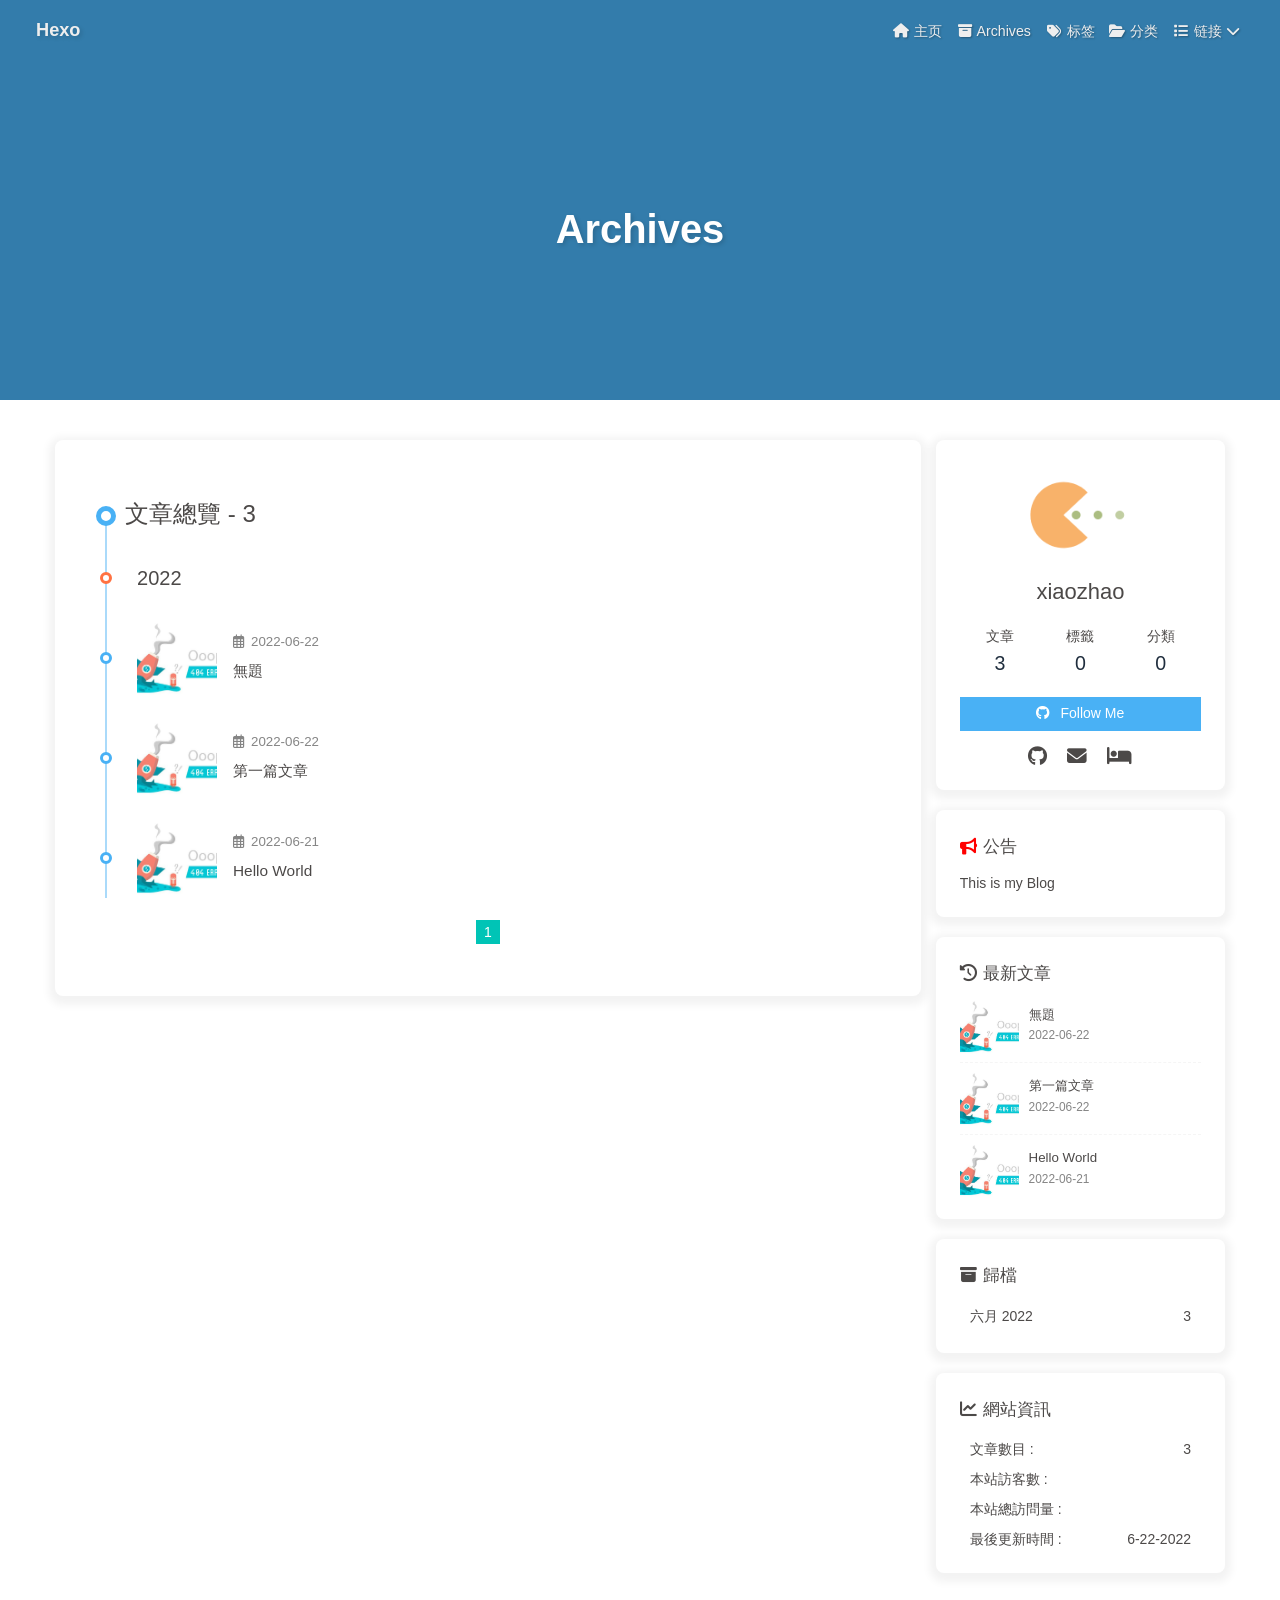
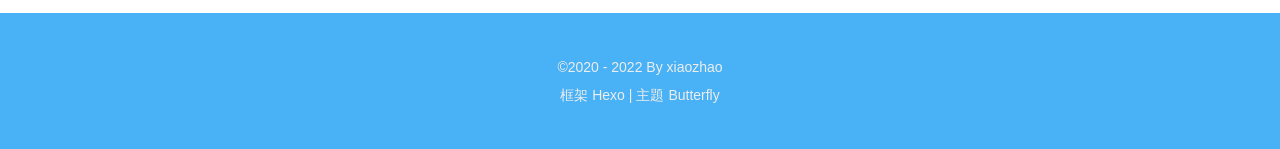
<file: archives/2022/06/index.html>
<!DOCTYPE html><html lang="zh-TW" data-theme="light"><head><meta charset="UTF-8"><meta http-equiv="X-UA-Compatible" content="IE=edge"><meta name="viewport" content="width=device-width, initial-scale=1.0, maximum-scale=1.0, user-scalable=no"><title>Archives | Hexo</title><meta name="author" content="xiaozhao"><meta name="copyright" content="xiaozhao"><meta name="format-detection" content="telephone=no"><meta name="theme-color" content="#ffffff"><meta property="og:type" content="website">
<meta property="og:title" content="Hexo">
<meta property="og:url" content="http://example.com/archives/2022/06/index.html">
<meta property="og:site_name" content="Hexo">
<meta property="og:locale" content="zh_TW">
<meta property="og:image" content="https://i.loli.net/2021/02/24/5O1day2nriDzjSu.png">
<meta property="article:author" content="xiaozhao">
<meta name="twitter:card" content="summary">
<meta name="twitter:image" content="https://i.loli.net/2021/02/24/5O1day2nriDzjSu.png"><link rel="shortcut icon" href="/img/favicon.png"><link rel="canonical" href="http://example.com/archives/2022/06/"><link rel="preconnect" href="//cdn.jsdelivr.net"/><link rel="preconnect" href="//busuanzi.ibruce.info"/><link rel="stylesheet" href="/css/index.css"><link rel="stylesheet" href="https://cdn.jsdelivr.net/npm/@fortawesome/fontawesome-free@6/css/all.min.css" media="print" onload="this.media='all'"><link rel="stylesheet" href="https://cdn.jsdelivr.net/npm/@fancyapps/ui/dist/fancybox.css" media="print" onload="this.media='all'"><script>const GLOBAL_CONFIG = { 
  root: '/',
  algolia: undefined,
  localSearch: undefined,
  translate: undefined,
  noticeOutdate: undefined,
  highlight: {"plugin":"highlighjs","highlightCopy":true,"highlightLang":true,"highlightHeightLimit":50},
  copy: {
    success: '複製成功',
    error: '複製錯誤',
    noSupport: '瀏覽器不支援'
  },
  relativeDate: {
    homepage: false,
    post: false
  },
  runtime: '',
  date_suffix: {
    just: '剛剛',
    min: '分鐘前',
    hour: '小時前',
    day: '天前',
    month: '個月前'
  },
  copyright: undefined,
  lightbox: 'fancybox',
  Snackbar: undefined,
  source: {
    justifiedGallery: {
      js: 'https://cdn.jsdelivr.net/npm/flickr-justified-gallery@2/dist/fjGallery.min.js',
      css: 'https://cdn.jsdelivr.net/npm/flickr-justified-gallery@2/dist/fjGallery.min.css'
    }
  },
  isPhotoFigcaption: false,
  islazyload: false,
  isAnchor: false
}</script><script id="config-diff">var GLOBAL_CONFIG_SITE = {
  title: 'Archives',
  isPost: false,
  isHome: false,
  isHighlightShrink: true,
  isToc: false,
  postUpdate: '2022-06-22 16:29:17'
}</script><noscript><style type="text/css">
  #nav {
    opacity: 1
  }
  .justified-gallery img {
    opacity: 1
  }

  #recent-posts time,
  #post-meta time {
    display: inline !important
  }
</style></noscript><script>(win=>{
    win.saveToLocal = {
      set: function setWithExpiry(key, value, ttl) {
        if (ttl === 0) return
        const now = new Date()
        const expiryDay = ttl * 86400000
        const item = {
          value: value,
          expiry: now.getTime() + expiryDay,
        }
        localStorage.setItem(key, JSON.stringify(item))
      },

      get: function getWithExpiry(key) {
        const itemStr = localStorage.getItem(key)

        if (!itemStr) {
          return undefined
        }
        const item = JSON.parse(itemStr)
        const now = new Date()

        if (now.getTime() > item.expiry) {
          localStorage.removeItem(key)
          return undefined
        }
        return item.value
      }
    }
  
    win.getScript = url => new Promise((resolve, reject) => {
      const script = document.createElement('script')
      script.src = url
      script.async = true
      script.onerror = reject
      script.onload = script.onreadystatechange = function() {
        const loadState = this.readyState
        if (loadState && loadState !== 'loaded' && loadState !== 'complete') return
        script.onload = script.onreadystatechange = null
        resolve()
      }
      document.head.appendChild(script)
    })
  
      win.activateDarkMode = function () {
        document.documentElement.setAttribute('data-theme', 'dark')
        if (document.querySelector('meta[name="theme-color"]') !== null) {
          document.querySelector('meta[name="theme-color"]').setAttribute('content', '#0d0d0d')
        }
      }
      win.activateLightMode = function () {
        document.documentElement.setAttribute('data-theme', 'light')
        if (document.querySelector('meta[name="theme-color"]') !== null) {
          document.querySelector('meta[name="theme-color"]').setAttribute('content', '#ffffff')
        }
      }
      const t = saveToLocal.get('theme')
    
          if (t === 'dark') activateDarkMode()
          else if (t === 'light') activateLightMode()
        
      const asideStatus = saveToLocal.get('aside-status')
      if (asideStatus !== undefined) {
        if (asideStatus === 'hide') {
          document.documentElement.classList.add('hide-aside')
        } else {
          document.documentElement.classList.remove('hide-aside')
        }
      }
    
    const detectApple = () => {
      if(/iPad|iPhone|iPod|Macintosh/.test(navigator.userAgent)){
        document.documentElement.classList.add('apple')
      }
    }
    detectApple()
    })(window)</script><meta name="generator" content="Hexo 6.2.0"></head><body><div id="sidebar"><div id="menu-mask"></div><div id="sidebar-menus"><div class="avatar-img is-center"><img src="https://i.loli.net/2021/02/24/5O1day2nriDzjSu.png" onerror="onerror=null;src='/img/friend_404.gif'" alt="avatar"/></div><div class="sidebar-site-data site-data is-center"><a href="/archives/"><div class="headline">文章</div><div class="length-num">3</div></a><a href="/tags/"><div class="headline">標籤</div><div class="length-num">0</div></a><a href="/categories/"><div class="headline">分類</div><div class="length-num">0</div></a></div><hr/><div class="menus_items"><div class="menus_item"><a class="site-page" href="/"><i class="fa-fw fas fa-home"></i><span> 主页</span></a></div><div class="menus_item"><a class="site-page" href="/archives/"><i class="fa-fw fas fa-archive"></i><span> Archives</span></a></div><div class="menus_item"><a class="site-page" href="/tags/"><i class="fa-fw fas fa-tags"></i><span> 标签</span></a></div><div class="menus_item"><a class="site-page" href="/categories/"><i class="fa-fw fas fa-folder-open"></i><span> 分类</span></a></div><div class="menus_item"><a class="site-page group" href="javascript:void(0);"><i class="fa-fw fas fa-list"></i><span> 链接</span><i class="fas fa-chevron-down"></i></a><ul class="menus_item_child"><li><a class="site-page child" href="/music/"><i class="fa-fw fas fa-music"></i><span> 友情链接</span></a></li><li><a class="site-page child" href="/movies/"><i class="fa-fw fas fa-video"></i><span> 关于</span></a></li></ul></div></div></div></div><div class="page" id="body-wrap"><header class="not-home-page" id="page-header" style="background-image: url('https://picsum.photos/id/862/5451/3634')"><nav id="nav"><span id="blog_name"><a id="site-name" href="/">Hexo</a></span><div id="menus"><div class="menus_items"><div class="menus_item"><a class="site-page" href="/"><i class="fa-fw fas fa-home"></i><span> 主页</span></a></div><div class="menus_item"><a class="site-page" href="/archives/"><i class="fa-fw fas fa-archive"></i><span> Archives</span></a></div><div class="menus_item"><a class="site-page" href="/tags/"><i class="fa-fw fas fa-tags"></i><span> 标签</span></a></div><div class="menus_item"><a class="site-page" href="/categories/"><i class="fa-fw fas fa-folder-open"></i><span> 分类</span></a></div><div class="menus_item"><a class="site-page group" href="javascript:void(0);"><i class="fa-fw fas fa-list"></i><span> 链接</span><i class="fas fa-chevron-down"></i></a><ul class="menus_item_child"><li><a class="site-page child" href="/music/"><i class="fa-fw fas fa-music"></i><span> 友情链接</span></a></li><li><a class="site-page child" href="/movies/"><i class="fa-fw fas fa-video"></i><span> 关于</span></a></li></ul></div></div><div id="toggle-menu"><a class="site-page"><i class="fas fa-bars fa-fw"></i></a></div></div></nav><div id="page-site-info"><h1 id="site-title">Archives</h1></div></header><main class="layout" id="content-inner"><div id="archive"><div class="article-sort-title">文章總覽 - 3</div><div class="article-sort"><div class="article-sort-item year">2022</div><div class="article-sort-item"><a class="article-sort-item-img" href="/2022/06/22/%E4%BB%A3%E7%A0%81%E5%9D%97%E6%BC%94%E7%A4%BA/" title="無題"><img src="https://picsum.photos/id/859/1919/1919" alt="無題" onerror="this.onerror=null;this.src='/img/404.jpg'"></a><div class="article-sort-item-info"><div class="article-sort-item-time"><i class="far fa-calendar-alt"></i><time class="post-meta-date-created" datetime="2022-06-22T03:48:56.166Z" title="發表於 2022-06-22 11:48:56">2022-06-22</time></div><a class="article-sort-item-title" href="/2022/06/22/%E4%BB%A3%E7%A0%81%E5%9D%97%E6%BC%94%E7%A4%BA/" title="無題">無題</a></div></div><div class="article-sort-item"><a class="article-sort-item-img" href="/2022/06/22/%E7%AC%AC%E4%B8%80%E7%AF%87%E6%96%87%E7%AB%A0/" title="第一篇文章"><img src="https://picsum.photos/id/859/1919/1919" alt="第一篇文章" onerror="this.onerror=null;this.src='/img/404.jpg'"></a><div class="article-sort-item-info"><div class="article-sort-item-time"><i class="far fa-calendar-alt"></i><time class="post-meta-date-created" datetime="2022-06-21T16:07:48.000Z" title="發表於 2022-06-22 00:07:48">2022-06-22</time></div><a class="article-sort-item-title" href="/2022/06/22/%E7%AC%AC%E4%B8%80%E7%AF%87%E6%96%87%E7%AB%A0/" title="第一篇文章">第一篇文章</a></div></div><div class="article-sort-item"><a class="article-sort-item-img" href="/2022/06/21/hello-world/" title="Hello World"><img src="https://picsum.photos/id/859/1919/1919" alt="Hello World" onerror="this.onerror=null;this.src='/img/404.jpg'"></a><div class="article-sort-item-info"><div class="article-sort-item-time"><i class="far fa-calendar-alt"></i><time class="post-meta-date-created" datetime="2022-06-21T09:48:54.123Z" title="發表於 2022-06-21 17:48:54">2022-06-21</time></div><a class="article-sort-item-title" href="/2022/06/21/hello-world/" title="Hello World">Hello World</a></div></div></div><nav id="pagination"><div class="pagination"><span class="page-number current">1</span></div></nav></div><div class="aside-content" id="aside-content"><div class="card-widget card-info"><div class="is-center"><div class="avatar-img"><img src="https://i.loli.net/2021/02/24/5O1day2nriDzjSu.png" onerror="this.onerror=null;this.src='/img/friend_404.gif'" alt="avatar"/></div><div class="author-info__name">xiaozhao</div><div class="author-info__description"></div></div><div class="card-info-data site-data is-center"><a href="/archives/"><div class="headline">文章</div><div class="length-num">3</div></a><a href="/tags/"><div class="headline">標籤</div><div class="length-num">0</div></a><a href="/categories/"><div class="headline">分類</div><div class="length-num">0</div></a></div><a id="card-info-btn" target="_blank" rel="noopener" href="https://github.com/xxxxxx"><i class="fab fa-github"></i><span>Follow Me</span></a><div class="card-info-social-icons is-center"><a class="social-icon" href="https://github.com/xxxxx" target="_blank" title="Github"><i class="fab fa-github"></i></a><a class="social-icon" href="mailto:xxxxxx@gmail.com" target="_blank" title="Email"><i class="fas fa-envelope"></i></a><a class="social-icon" href="https://github.com/xxxxx" target="_blank" title="Github"><i class="fa-solid fa-bed"></i></a></div></div><div class="card-widget card-announcement"><div class="item-headline"><i class="fas fa-bullhorn fa-shake"></i><span>公告</span></div><div class="announcement_content">This is my Blog</div></div><div class="sticky_layout"><div class="card-widget card-recent-post"><div class="item-headline"><i class="fas fa-history"></i><span>最新文章</span></div><div class="aside-list"><div class="aside-list-item"><a class="thumbnail" href="/2022/06/22/%E4%BB%A3%E7%A0%81%E5%9D%97%E6%BC%94%E7%A4%BA/" title="無題"><img src="https://picsum.photos/id/859/1919/1919" onerror="this.onerror=null;this.src='/img/404.jpg'" alt="無題"/></a><div class="content"><a class="title" href="/2022/06/22/%E4%BB%A3%E7%A0%81%E5%9D%97%E6%BC%94%E7%A4%BA/" title="無題">無題</a><time datetime="2022-06-22T03:48:56.166Z" title="發表於 2022-06-22 11:48:56">2022-06-22</time></div></div><div class="aside-list-item"><a class="thumbnail" href="/2022/06/22/%E7%AC%AC%E4%B8%80%E7%AF%87%E6%96%87%E7%AB%A0/" title="第一篇文章"><img src="https://picsum.photos/id/859/1919/1919" onerror="this.onerror=null;this.src='/img/404.jpg'" alt="第一篇文章"/></a><div class="content"><a class="title" href="/2022/06/22/%E7%AC%AC%E4%B8%80%E7%AF%87%E6%96%87%E7%AB%A0/" title="第一篇文章">第一篇文章</a><time datetime="2022-06-21T16:07:48.000Z" title="發表於 2022-06-22 00:07:48">2022-06-22</time></div></div><div class="aside-list-item"><a class="thumbnail" href="/2022/06/21/hello-world/" title="Hello World"><img src="https://picsum.photos/id/859/1919/1919" onerror="this.onerror=null;this.src='/img/404.jpg'" alt="Hello World"/></a><div class="content"><a class="title" href="/2022/06/21/hello-world/" title="Hello World">Hello World</a><time datetime="2022-06-21T09:48:54.123Z" title="發表於 2022-06-21 17:48:54">2022-06-21</time></div></div></div></div><div class="card-widget card-archives"><div class="item-headline"><i class="fas fa-archive"></i><span>歸檔</span></div><ul class="card-archive-list"><li class="card-archive-list-item"><a class="card-archive-list-link" href="/archives/2022/06/"><span class="card-archive-list-date">六月 2022</span><span class="card-archive-list-count">3</span></a></li></ul></div><div class="card-widget card-webinfo"><div class="item-headline"><i class="fas fa-chart-line"></i><span>網站資訊</span></div><div class="webinfo"><div class="webinfo-item"><div class="item-name">文章數目 :</div><div class="item-count">3</div></div><div class="webinfo-item"><div class="item-name">本站訪客數 :</div><div class="item-count" id="busuanzi_value_site_uv"></div></div><div class="webinfo-item"><div class="item-name">本站總訪問量 :</div><div class="item-count" id="busuanzi_value_site_pv"></div></div><div class="webinfo-item"><div class="item-name">最後更新時間 :</div><div class="item-count" id="last-push-date" data-lastPushDate="2022-06-22T08:29:17.650Z"></div></div></div></div></div></div></main><footer id="footer"><div id="footer-wrap"><div class="copyright">&copy;2020 - 2022 By xiaozhao</div><div class="framework-info"><span>框架 </span><a target="_blank" rel="noopener" href="https://hexo.io">Hexo</a><span class="footer-separator">|</span><span>主題 </span><a target="_blank" rel="noopener" href="https://github.com/jerryc127/hexo-theme-butterfly">Butterfly</a></div></div></footer></div><div id="rightside"><div id="rightside-config-hide"><button id="darkmode" type="button" title="淺色和深色模式轉換"><i class="fas fa-adjust"></i></button><button id="hide-aside-btn" type="button" title="單欄和雙欄切換"><i class="fas fa-arrows-alt-h"></i></button></div><div id="rightside-config-show"><button id="rightside_config" type="button" title="設定"><i class="fas fa-cog fa-spin"></i></button><button id="go-up" type="button" title="回到頂部"><i class="fas fa-arrow-up"></i></button></div></div><div><script src="/js/utils.js"></script><script src="/js/main.js"></script><script src="https://cdn.jsdelivr.net/npm/@fancyapps/ui/dist/fancybox.umd.js"></script><div class="js-pjax"></div><script async data-pjax src="//busuanzi.ibruce.info/busuanzi/2.3/busuanzi.pure.mini.js"></script></div></body></html>
</file>
